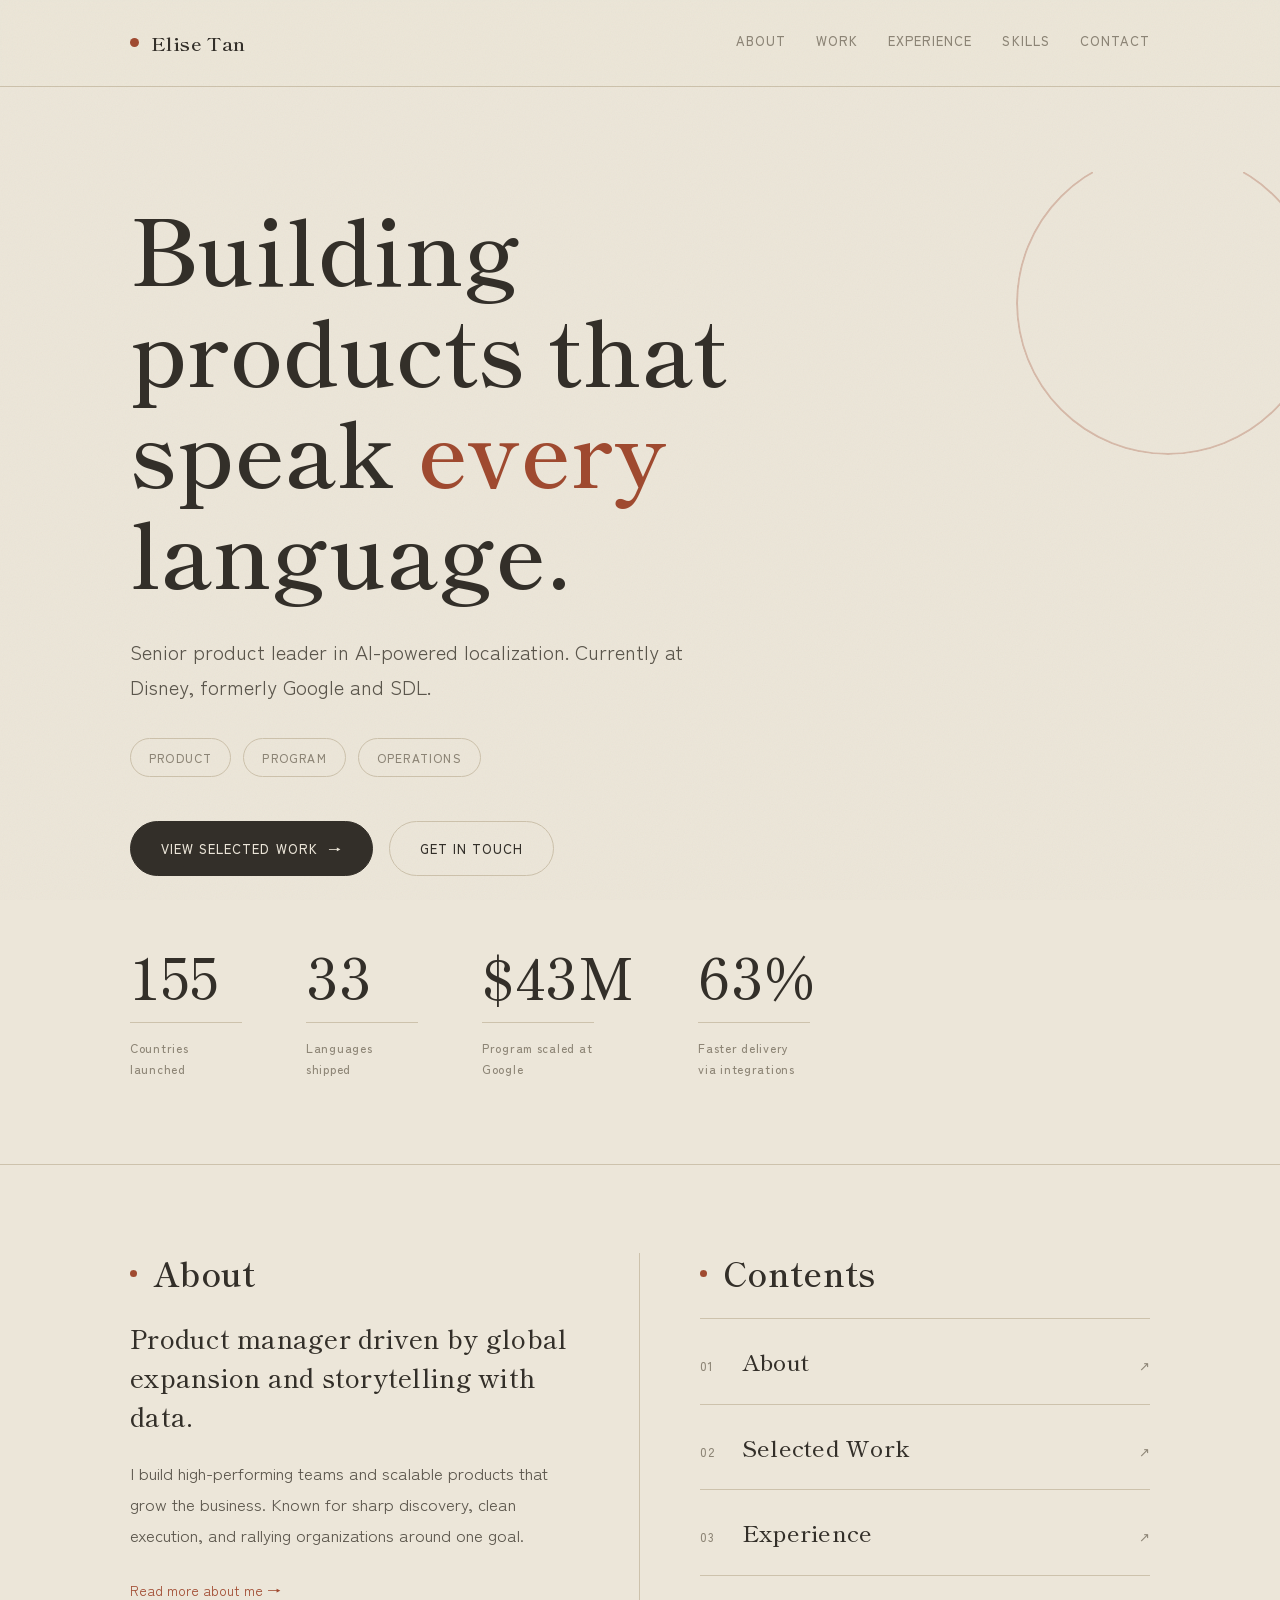
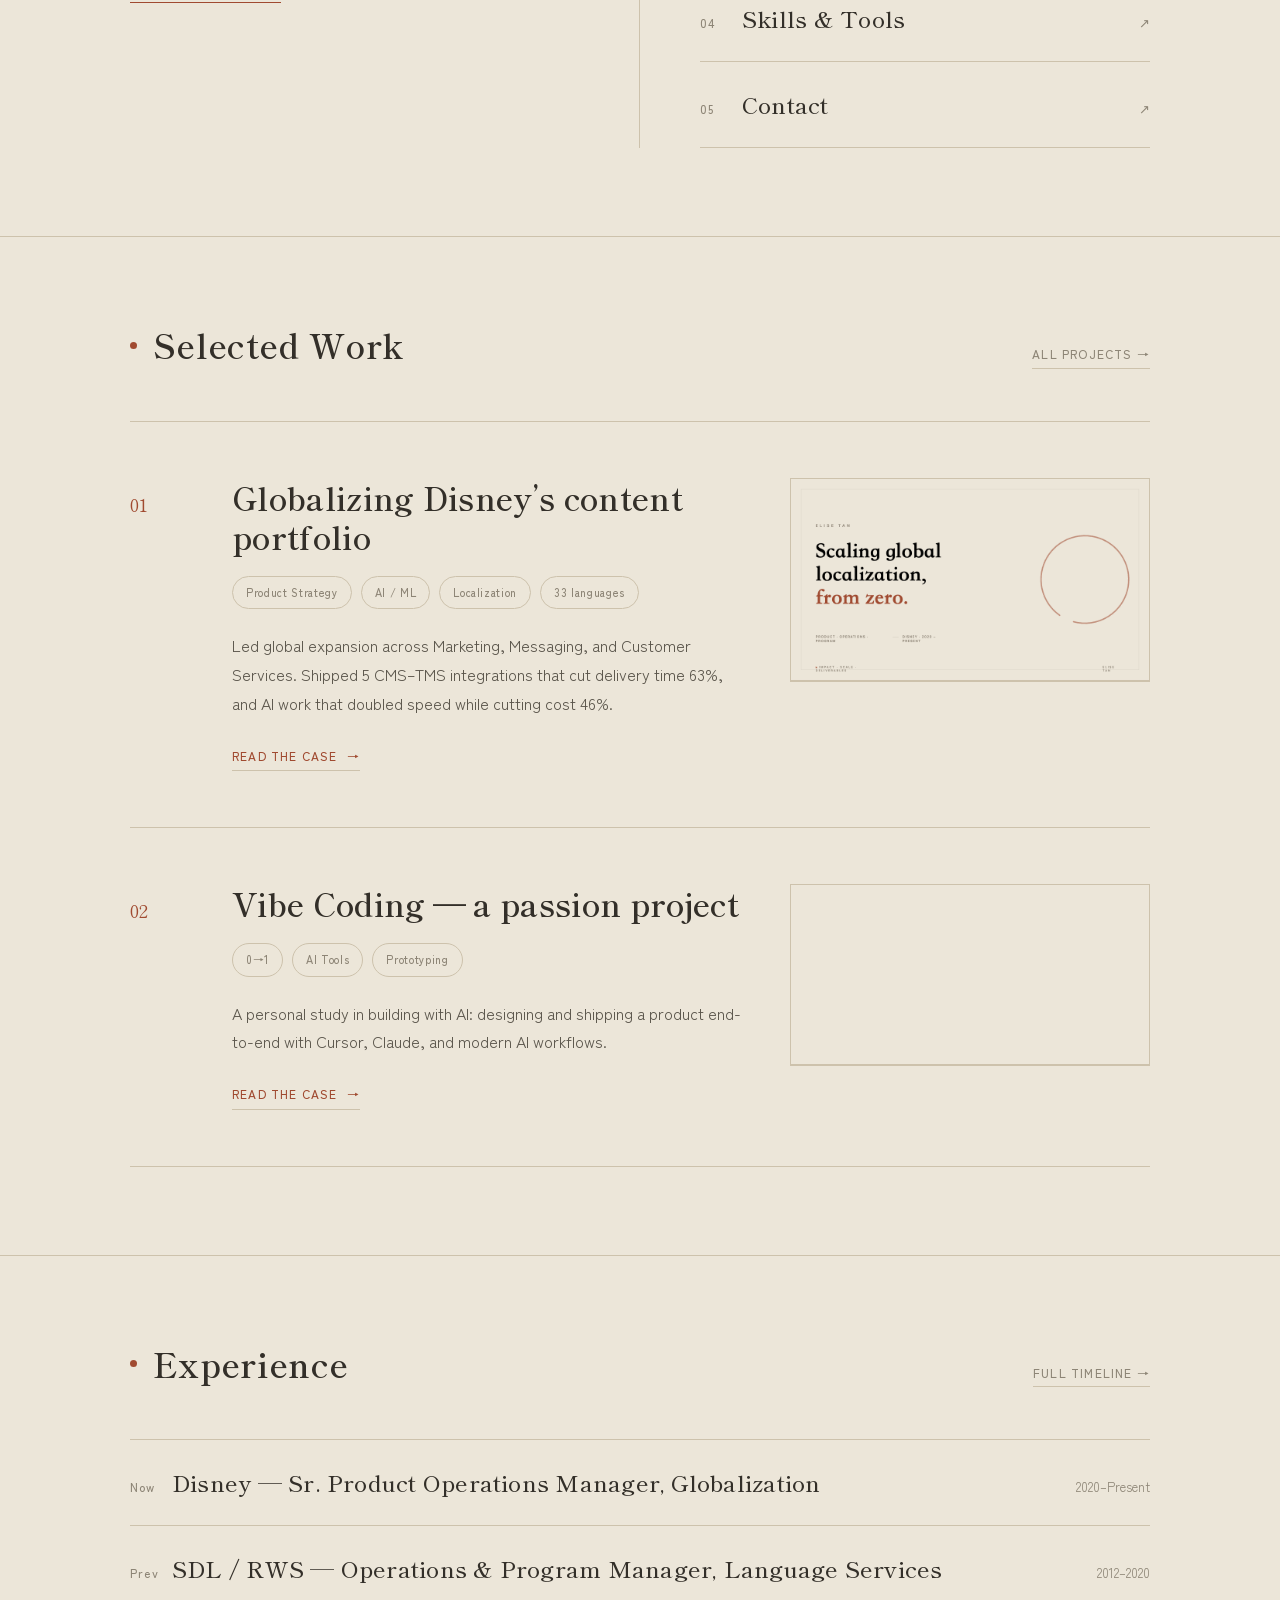
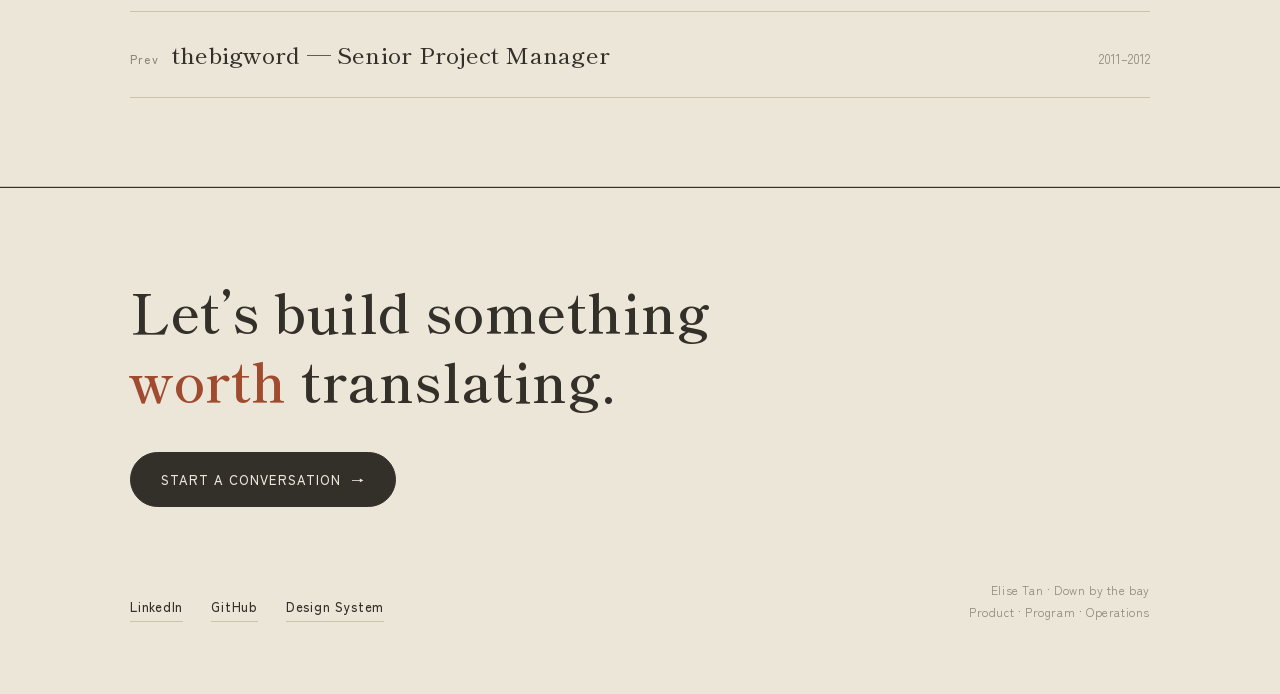
<file: index.html>
<!DOCTYPE html>
<html lang="en">
<head>
<meta charset="UTF-8">
<meta name="viewport" content="width=device-width, initial-scale=1.0">
<title>Elise Tan — Product · Program · Operations</title>
<meta name="description" content="Senior product leader specializing in AI-powered localization. Currently at Disney, formerly Google & SDL.">
<link rel="preconnect" href="https://fonts.googleapis.com">
<link rel="preconnect" href="https://fonts.gstatic.com" crossorigin>
<link href="https://fonts.googleapis.com/css2?family=Shippori+Mincho:wght@400;500;600;700;800&family=Zen+Kaku+Gothic+New:wght@400;500;700&display=swap" rel="stylesheet">
<link rel="stylesheet" href="assets/site.css">
<style>
  .work-thumb{display:block;align-self:start;border:1px solid var(--line);box-shadow:0 1px 0 var(--line);overflow:hidden;transition:box-shadow .4s,transform .4s;}
  .work-thumb img,.work-thumb video{width:100%;display:block;}
  .work-thumb:hover{box-shadow:0 16px 44px -26px rgba(51,47,41,.5);transform:translateY(-3px);}
  @media (max-width:880px){.work-thumb{order:-1;}}
</style>
</head>
<body data-screen-label="Home">
  <header class="nav">
    <div class="nav-inner">
      <a class="mark" href="index.html"><span class="dot"></span>Elise Tan</a>
      <button class="nav-toggle" aria-expanded="false">Menu</button>
      <nav class="links">
        <a href="about.html">About</a>
        <a href="work.html">Work</a>
        <a href="experience.html">Experience</a>
        <a href="skills.html">Skills</a>
        <a href="contact.html">Contact</a>
      </nav>
    </div>
  </header>

  <main>
    <!-- HERO -->
    <section class="hero-section">
      <div class="wrap">
        <h1 class="hero-h1 reveal">Building products that speak <em>every</em> language.</h1>
        <p class="hero-lede reveal" data-delay="80">Senior product leader in AI-powered localization. Currently at Disney, formerly Google and SDL.</p>
        <div class="hero-tags reveal" data-delay="140">
          <span>Product</span><span>Program</span><span>Operations</span>
        </div>
        <div class="hero-cta reveal" data-delay="180">
          <a class="btn solid" href="work.html">View selected work <span class="arr">→</span></a>
          <a class="btn ghost" href="contact.html">Get in touch</a>
        </div>
        <div class="stats reveal" data-delay="240">
          <div class="stat"><div class="n">155</div><div class="t">Countries launched</div></div>
          <div class="stat"><div class="n">33</div><div class="t">Languages shipped</div></div>
          <div class="stat"><div class="n">$43M</div><div class="t">Program scaled at Google</div></div>
          <div class="stat"><div class="n">63%</div><div class="t">Faster delivery via integrations</div></div>
        </div>
      </div>
    </section>

    <!-- ABOUT + CONTENTS -->
    <section class="block">
      <div class="wrap two-col">
        <div class="col divide reveal">
          <div class="sec-head" style="margin-bottom:24px;"><h2>About</h2></div>
          <div class="prose">
            <p class="big">Product manager driven by global expansion and storytelling with data.</p>
            <p>I build high-performing teams and scalable products that grow the business. Known for sharp discovery, clean execution, and rallying organizations around one goal.</p>
            <p><a href="about.html" style="font-family:var(--sans);font-size:14px;color:var(--accent);text-decoration:none;border-bottom:1px solid var(--accent);padding-bottom:2px;">Read more about me →</a></p>
          </div>
        </div>
        <div class="col divide reveal" data-delay="100">
          <div class="sec-head" style="margin-bottom:24px;"><h2>Contents</h2></div>
          <ul class="toc">
            <li><a href="about.html"><span class="num">01</span><span class="nm">About</span><span class="pg">↗</span></a></li>
            <li><a href="work.html"><span class="num">02</span><span class="nm">Selected Work</span><span class="pg">↗</span></a></li>
            <li><a href="experience.html"><span class="num">03</span><span class="nm">Experience</span><span class="pg">↗</span></a></li>
            <li><a href="skills.html"><span class="num">04</span><span class="nm">Skills &amp; Tools</span><span class="pg">↗</span></a></li>
            <li><a href="contact.html"><span class="num">05</span><span class="nm">Contact</span><span class="pg">↗</span></a></li>
          </ul>
        </div>
      </div>
    </section>

    <!-- SELECTED WORK -->
    <section class="block">
      <div class="wrap">
        <div class="sec-head reveal"><h2>Selected Work</h2><a class="link" href="work.html">All projects →</a></div>
        <article class="piece reveal">
          <div class="pn">01</div>
          <div>
            <h3><a href="work-disney.html">Globalizing Disney’s content portfolio</a></h3>
            <div class="tags"><span class="tag">Product Strategy</span><span class="tag">AI / ML</span><span class="tag">Localization</span><span class="tag">33 languages</span></div>
            <p>Led global expansion across Marketing, Messaging, and Customer Services. Shipped 5 CMS–TMS integrations that cut delivery time 63%, and AI work that doubled speed while cutting cost 46%.</p>
            <a class="more" href="work-disney.html">Read the case <span class="arr">→</span></a>
          </div>
          <a href="work-disney.html" class="work-thumb" aria-label="Globalizing Disney’s content portfolio"><img src="assets/work-disney-hero.png" alt="Impact deck cover — Scaling global localization, from zero."></a>
        </article>
        <article class="piece reveal">
          <div class="pn">02</div>
          <div>
            <h3><a href="work-vibe.html">Vibe Coding — a passion project</a></h3>
            <div class="tags"><span class="tag">0→1</span><span class="tag">AI Tools</span><span class="tag">Prototyping</span></div>
            <p>A personal study in building with AI: designing and shipping a product end-to-end with Cursor, Claude, and modern AI workflows.</p>
            <a class="more" href="work-vibe.html">Read the case <span class="arr">→</span></a>
          </div>
          <a href="work-vibe.html" class="work-thumb" aria-label="Vibe Coding — a passion project"><video src="assets/vibe-dragon-legacy.mp4" autoplay muted loop playsinline preload="metadata" aria-label="Dragon Legacy gameplay — a pixel-art platformer"></video></a>
        </article>
      </div>
    </section>

    <!-- EXPERIENCE PEEK -->
    <section class="block">
      <div class="wrap">
        <div class="sec-head reveal"><h2>Experience</h2><a class="link" href="experience.html">Full timeline →</a></div>
        <div class="reveal">
          <ul class="toc">
            <li><a href="experience.html"><span class="num">Now</span><span class="nm">Disney — Sr. Product Operations Manager, Globalization</span><span class="pg">2020–Present</span></a></li>
            <li><a href="experience.html"><span class="num">Prev</span><span class="nm">SDL / RWS — Operations &amp; Program Manager, Language Services</span><span class="pg">2012–2020</span></a></li>
            <li><a href="experience.html"><span class="num">Prev</span><span class="nm">thebigword — Senior Project Manager</span><span class="pg">2011–2012</span></a></li>
          </ul>
        </div>
      </div>
    </section>
  </main>

  <footer class="site-footer">
    <div class="wrap">
      <div class="cta reveal">
        <h2>Let’s build something<br><em>worth</em> translating.</h2>
        <a class="btn solid" href="contact.html">Start a conversation <span class="arr">→</span></a>
      </div>
      <div class="ft-bottom">
        <div class="ft-links">
          <a href="https://www.linkedin.com/in/elisetan" target="_blank" rel="noopener">LinkedIn</a>
          <a href="https://github.com/etantechpm" target="_blank" rel="noopener">GitHub</a>
          <a href="design-system.html">Design System</a>
        </div>
        <div class="colophon">Elise Tan · Down by the bay<br>Product · Program · Operations</div>
      </div>
    </div>
  </footer>

  <script src="assets/site.js"></script>
</body>
</html>
</file>
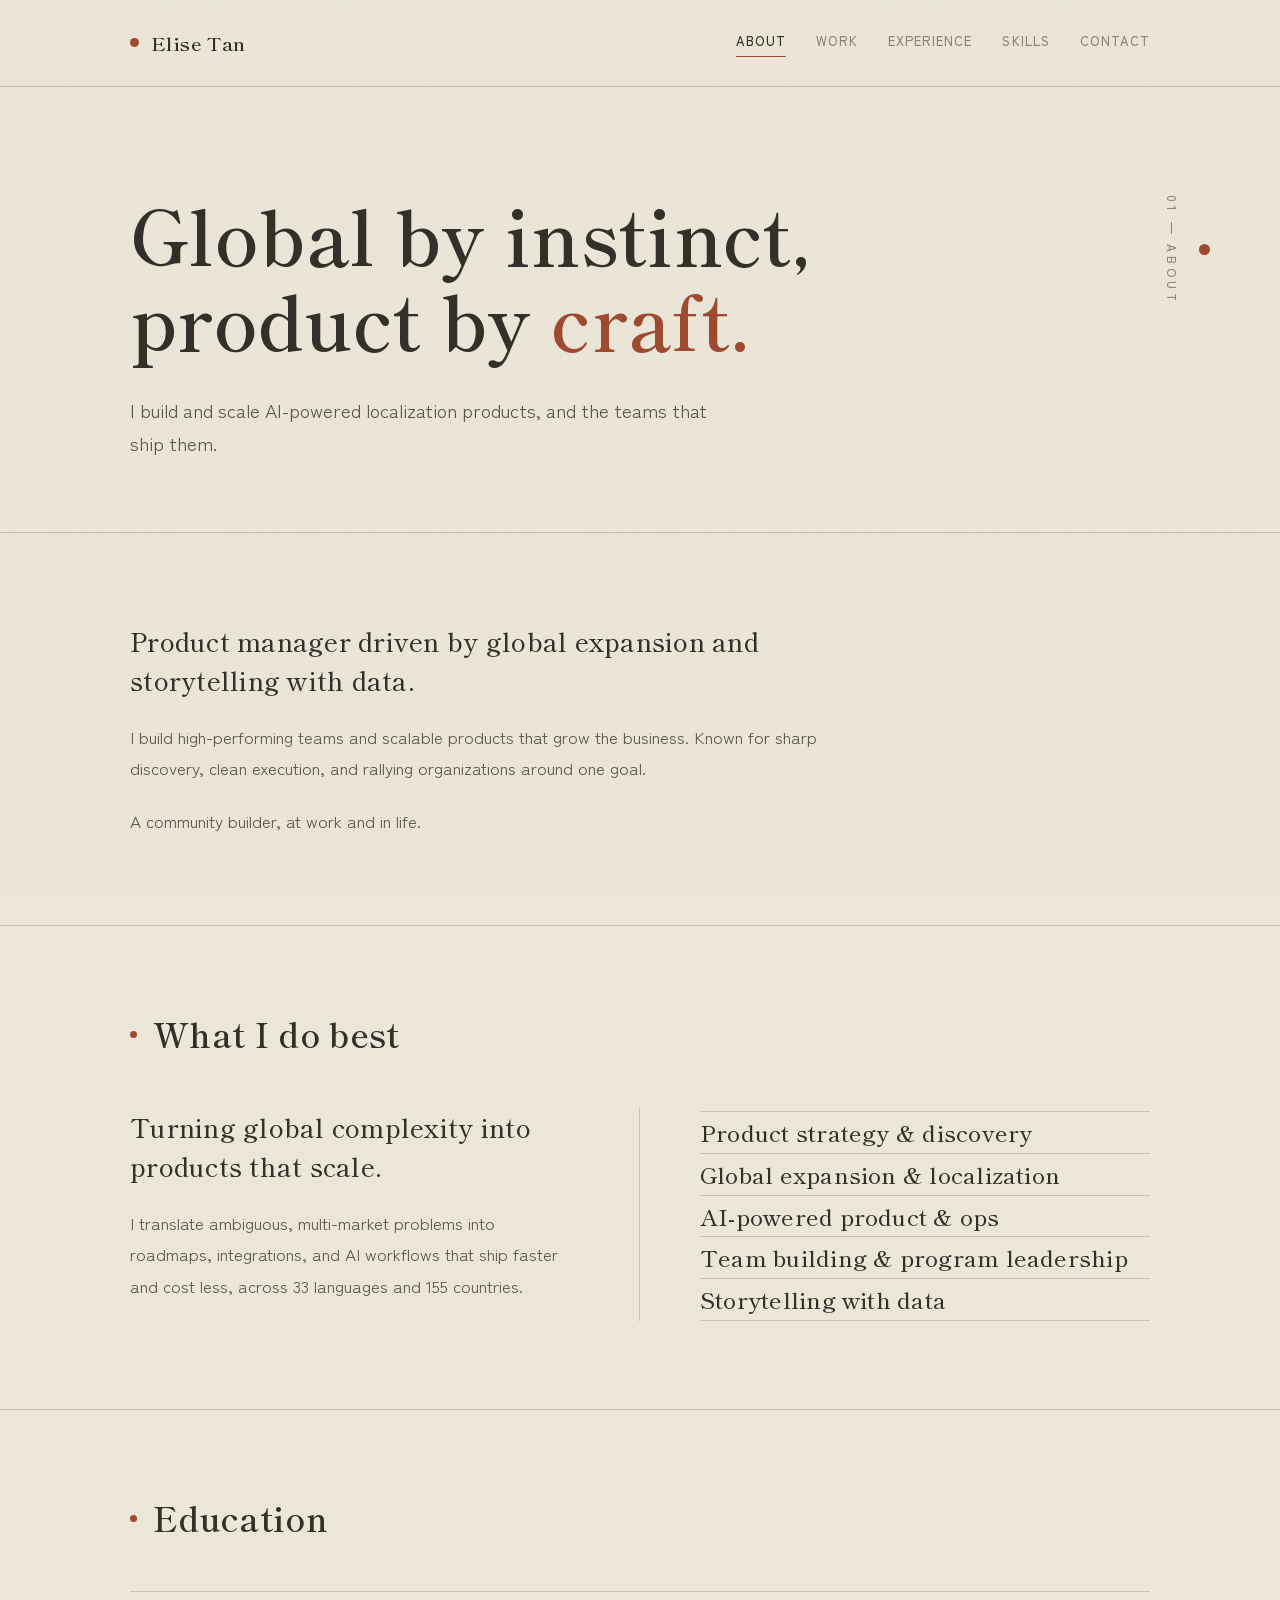
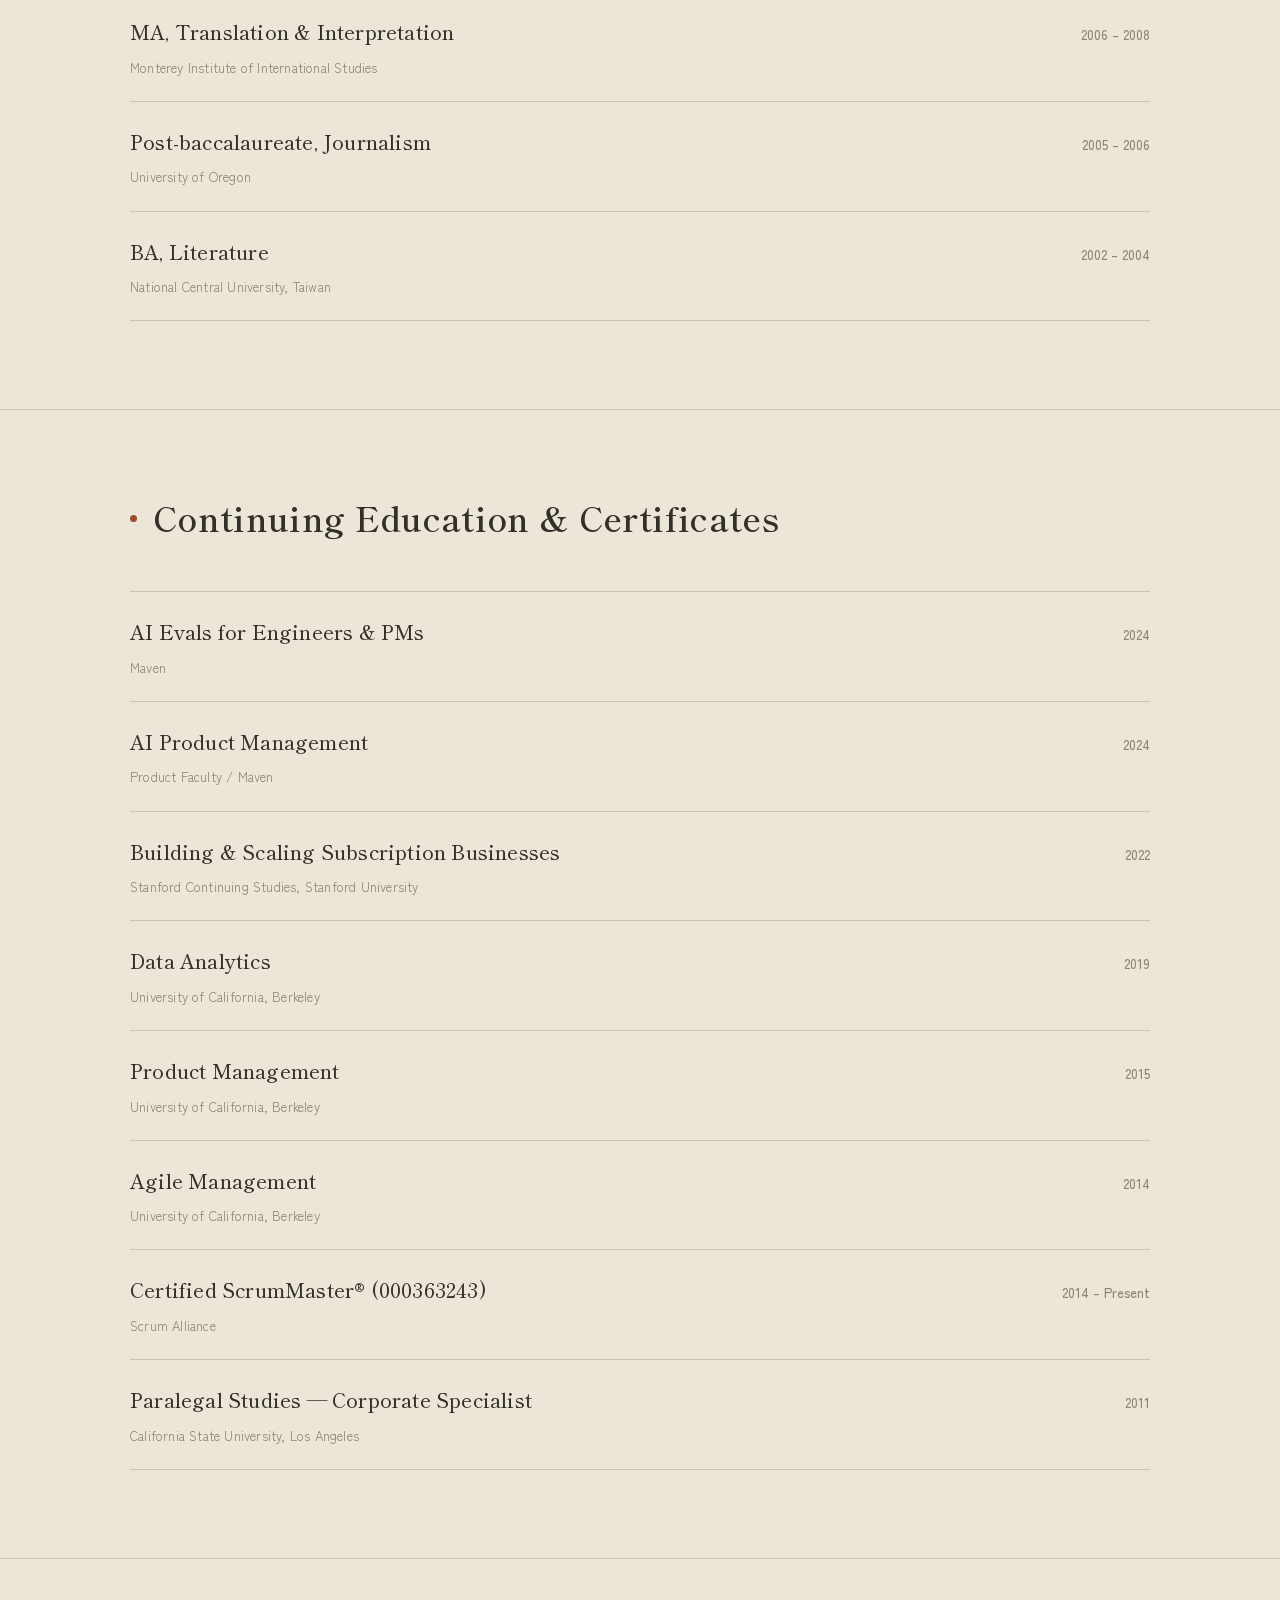
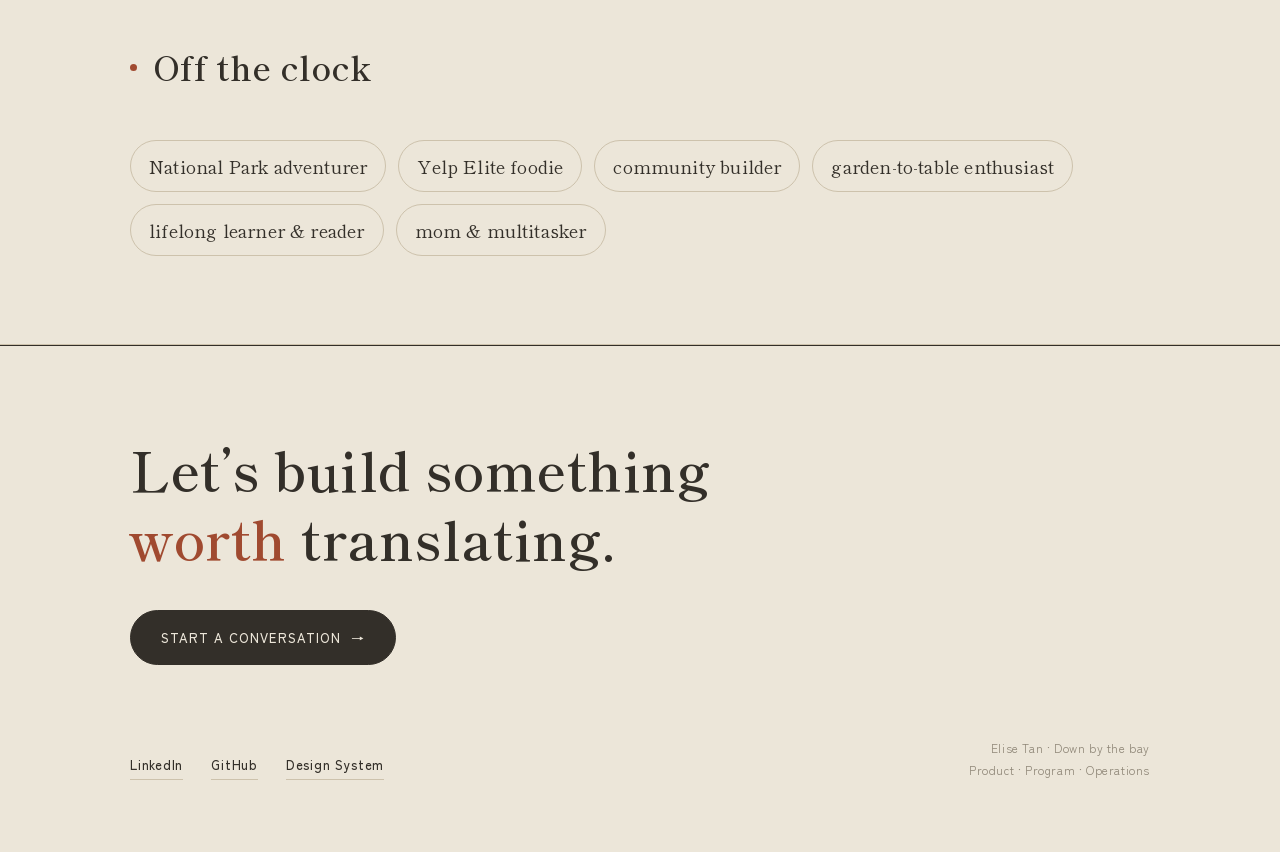
<file: about.html>
<!DOCTYPE html>
<html lang="en">
<head>
<meta charset="UTF-8">
<meta name="viewport" content="width=device-width, initial-scale=1.0">
<title>About — Elise Tan</title>
<meta name="description" content="About Elise Tan — product leader, localization & global expansion, storytelling with data.">
<link rel="preconnect" href="https://fonts.googleapis.com">
<link rel="preconnect" href="https://fonts.gstatic.com" crossorigin>
<link href="https://fonts.googleapis.com/css2?family=Shippori+Mincho:wght@400;500;600;700;800&family=Zen+Kaku+Gothic+New:wght@400;500;700&display=swap" rel="stylesheet">
<link rel="stylesheet" href="assets/site.css">
</head>
<body data-screen-label="About">
  <header class="nav">
    <div class="nav-inner">
      <a class="mark" href="index.html"><span class="dot"></span>Elise Tan</a>
      <button class="nav-toggle" aria-expanded="false">Menu</button>
      <nav class="links">
        <a href="about.html" class="active">About</a>
        <a href="work.html">Work</a>
        <a href="experience.html">Experience</a>
        <a href="skills.html">Skills</a>
        <a href="contact.html">Contact</a>
      </nav>
    </div>
  </header>

  <main>
    <section class="page-head">
      <div class="wrap">
        <div class="kicker reveal"><span class="dot"></span><span class="label">01 — About</span></div>
        <h1 class="reveal" data-delay="60">Global by instinct,<br>product by <em>craft.</em></h1>
        <p class="lede reveal" data-delay="120">I build and scale AI-powered localization products, and the teams that ship them.</p>
      </div>
    </section>

    <!-- BIO -->
    <section class="block">
      <div class="wrap">
        <div class="reveal">
          <div class="prose" style="max-width:760px;">
            <p class="big">Product manager driven by global expansion and storytelling with data.</p>
            <p>I build high-performing teams and scalable products that grow the business. Known for sharp discovery, clean execution, and rallying organizations around one goal.</p>
            <p>A community builder, at work and in life.</p>
          </div>
        </div>
      </div>
    </section>

    <!-- WHAT I DO -->
    <section class="block">
      <div class="wrap">
        <div class="sec-head reveal"><h2>What I do best</h2></div>
        <div class="two-col reveal">
          <div class="col divide">
            <div class="prose">
              <p class="big">Turning global complexity into products that scale.</p>
              <p>I translate ambiguous, multi-market problems into roadmaps, integrations, and AI workflows that ship faster and cost less, across 33 languages and 155 countries.</p>
            </div>
          </div>
          <div class="col divide">
            <ul class="toc" style="margin-top:4px;">
              <li><span class="nm">Product strategy &amp; discovery</span></li>
              <li><span class="nm">Global expansion &amp; localization</span></li>
              <li><span class="nm">AI-powered product &amp; ops</span></li>
              <li><span class="nm">Team building &amp; program leadership</span></li>
              <li><span class="nm">Storytelling with data</span></li>
            </ul>
          </div>
        </div>
      </div>
    </section>

    <!-- EDUCATION -->
    <section class="block">
      <div class="wrap">
        <div class="sec-head reveal"><h2>Education</h2></div>
        <ul class="list-rows reveal">
          <li><span class="d">MA, Translation &amp; Interpretation<span class="sub">Monterey Institute of International Studies</span></span><span class="yr">2006 – 2008</span></li>
          <li><span class="d">Post-baccalaureate, Journalism<span class="sub">University of Oregon</span></span><span class="yr">2005 – 2006</span></li>
          <li><span class="d">BA, Literature<span class="sub">National Central University, Taiwan</span></span><span class="yr">2002 – 2004</span></li>
        </ul>
      </div>
    </section>

    <!-- CONTINUING EDUCATION -->
    <section class="block">
      <div class="wrap">
        <div class="sec-head reveal"><h2>Continuing Education &amp; Certificates</h2></div>
        <ul class="list-rows reveal">
          <li><span class="d">AI Evals for Engineers &amp; PMs<span class="sub">Maven</span></span><span class="yr">2024</span></li>
          <li><span class="d">AI Product Management<span class="sub">Product Faculty / Maven</span></span><span class="yr">2024</span></li>
          <li><span class="d">Building &amp; Scaling Subscription Businesses<span class="sub">Stanford Continuing Studies, Stanford University</span></span><span class="yr">2022</span></li>
          <li><span class="d">Data Analytics<span class="sub">University of California, Berkeley</span></span><span class="yr">2019</span></li>
          <li><span class="d">Product Management<span class="sub">University of California, Berkeley</span></span><span class="yr">2015</span></li>
          <li><span class="d">Agile Management<span class="sub">University of California, Berkeley</span></span><span class="yr">2014</span></li>
          <li><span class="d">Certified ScrumMaster® (000363243)<span class="sub">Scrum Alliance</span></span><span class="yr">2014 – Present</span></li>
          <li><span class="d">Paralegal Studies — Corporate Specialist<span class="sub">California State University, Los Angeles</span></span><span class="yr">2011</span></li>
        </ul>
      </div>
    </section>

    <!-- FUN FACTS -->
    <section class="block">
      <div class="wrap">
        <div class="sec-head reveal"><h2>Off the clock</h2></div>
        <div class="facts reveal">
          <span>National Park adventurer</span>
          <span>Yelp Elite foodie</span>
          <span>community builder</span>
          <span>garden-to-table enthusiast</span>
          <span>lifelong learner &amp; reader</span>
          <span>mom &amp; multitasker</span>
        </div>
      </div>
    </section>
  </main>

  <footer class="site-footer">
    <div class="wrap">
      <div class="cta reveal">
        <h2>Let’s build something<br><em>worth</em> translating.</h2>
        <a class="btn solid" href="contact.html">Start a conversation <span class="arr">→</span></a>
      </div>
      <div class="ft-bottom">
        <div class="ft-links">
          <a href="https://www.linkedin.com/in/elisetan" target="_blank" rel="noopener">LinkedIn</a>
          <a href="https://github.com/etantechpm" target="_blank" rel="noopener">GitHub</a>
          <a href="design-system.html">Design System</a>
        </div>
        <div class="colophon">Elise Tan · Down by the bay<br>Product · Program · Operations</div>
      </div>
    </div>
  </footer>

  <script src="assets/site.js"></script>
</body>
</html>
</file>
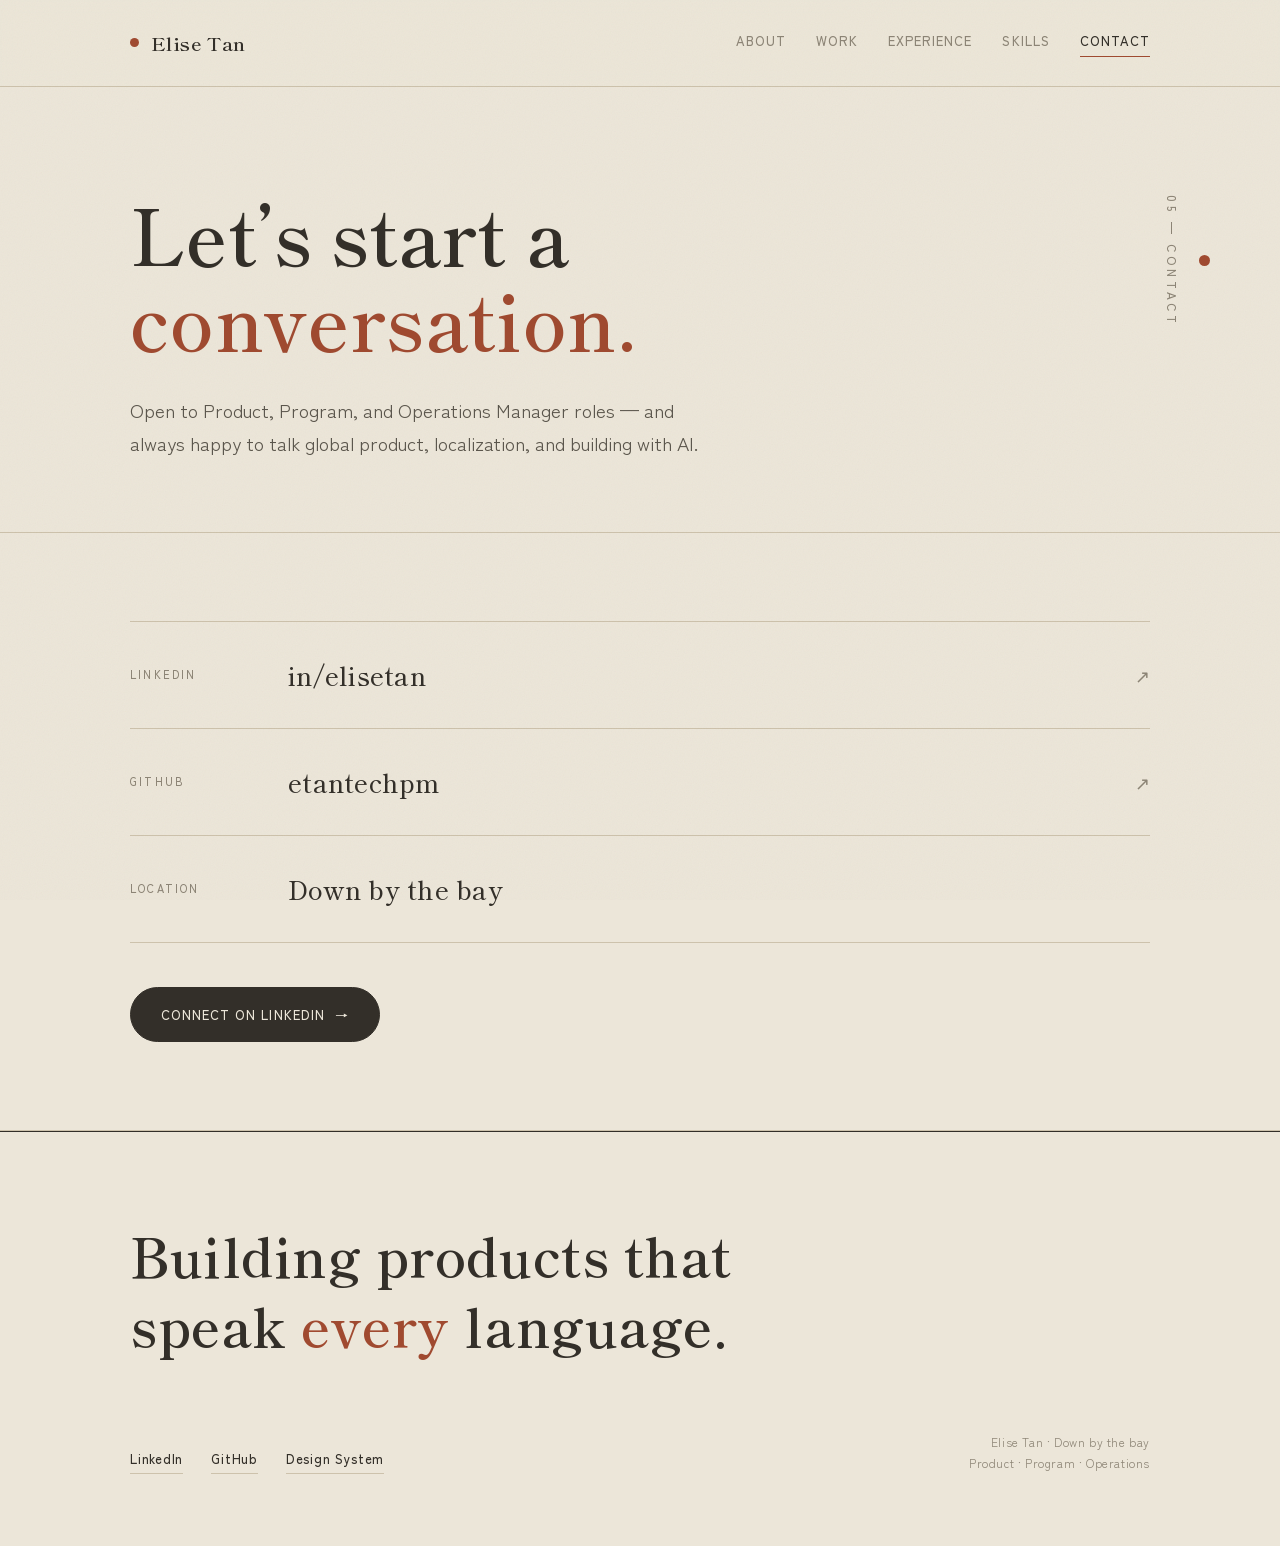
<file: contact.html>
<!DOCTYPE html>
<html lang="en">
<head>
<meta charset="UTF-8">
<meta name="viewport" content="width=device-width, initial-scale=1.0">
<title>Contact — Elise Tan</title>
<meta name="description" content="Get in touch with Elise Tan — email, LinkedIn, GitHub.">
<link rel="preconnect" href="https://fonts.googleapis.com">
<link rel="preconnect" href="https://fonts.gstatic.com" crossorigin>
<link href="https://fonts.googleapis.com/css2?family=Shippori+Mincho:wght@400;500;600;700;800&family=Zen+Kaku+Gothic+New:wght@400;500;700&display=swap" rel="stylesheet">
<link rel="stylesheet" href="assets/site.css">
</head>
<body data-screen-label="Contact">
  <header class="nav">
    <div class="nav-inner">
      <a class="mark" href="index.html"><span class="dot"></span>Elise Tan</a>
      <button class="nav-toggle" aria-expanded="false">Menu</button>
      <nav class="links">
        <a href="about.html">About</a>
        <a href="work.html">Work</a>
        <a href="experience.html">Experience</a>
        <a href="skills.html">Skills</a>
        <a href="contact.html" class="active">Contact</a>
      </nav>
    </div>
  </header>

  <main>
    <section class="page-head">
      <div class="wrap">
        <div class="kicker reveal"><span class="dot"></span><span class="label">05 — Contact</span></div>
        <h1 class="reveal" data-delay="60">Let’s start a <em>conversation.</em></h1>
        <p class="lede reveal" data-delay="120">Open to Product, Program, and Operations Manager roles — and always happy to talk global product, localization, and building with AI.</p>
      </div>
    </section>

    <section class="block">
      <div class="wrap">
        <div class="contact-grid reveal">
          <a class="contact-row" href="https://www.linkedin.com/in/elisetan" target="_blank" rel="noopener">
            <span class="k">LinkedIn</span><span class="v">in/elisetan</span><span class="arr">↗</span>
          </a>
          <a class="contact-row" href="https://github.com/etantechpm" target="_blank" rel="noopener">
            <span class="k">GitHub</span><span class="v">etantechpm</span><span class="arr">↗</span>
          </a>
          <div class="contact-row" style="cursor:default;">
            <span class="k">Location</span><span class="v">Down by the bay</span><span class="arr" style="opacity:0;">↗</span>
          </div>
        </div>

        <div class="reveal" style="display:flex;gap:14px;margin-top:44px;flex-wrap:wrap;">
          <a class="btn solid" href="https://www.linkedin.com/in/elisetan" target="_blank" rel="noopener">Connect on LinkedIn <span class="arr">→</span></a>
        </div>
      </div>
    </section>
  </main>

  <footer class="site-footer">
    <div class="wrap">
      <div class="cta reveal">
        <h2>Building products that<br>speak <em>every</em> language.</h2>
      </div>
      <div class="ft-bottom">
        <div class="ft-links">
          <a href="https://www.linkedin.com/in/elisetan" target="_blank" rel="noopener">LinkedIn</a>
          <a href="https://github.com/etantechpm" target="_blank" rel="noopener">GitHub</a>
          <a href="design-system.html">Design System</a>
        </div>
        <div class="colophon">Elise Tan · Down by the bay<br>Product · Program · Operations</div>
      </div>
    </div>
  </footer>

  <script src="assets/site.js"></script>
</body>
</html>
</file>
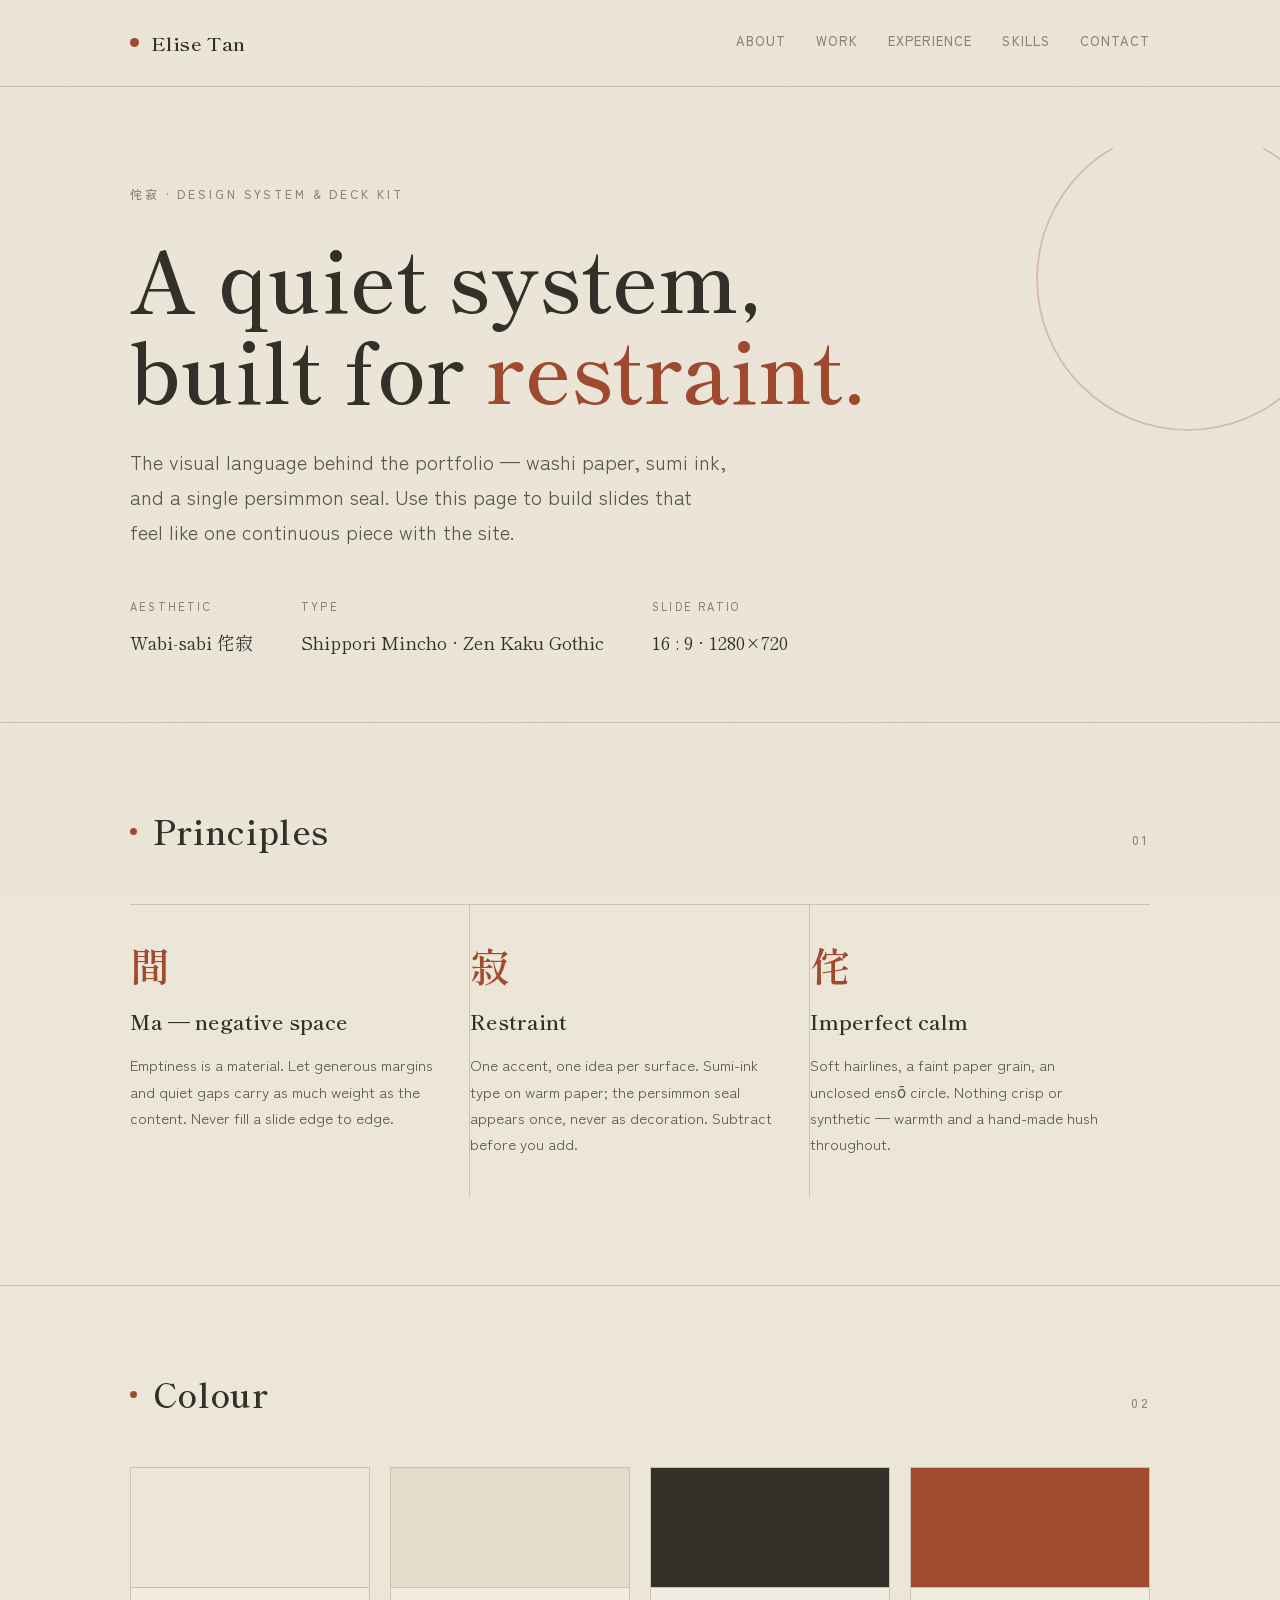
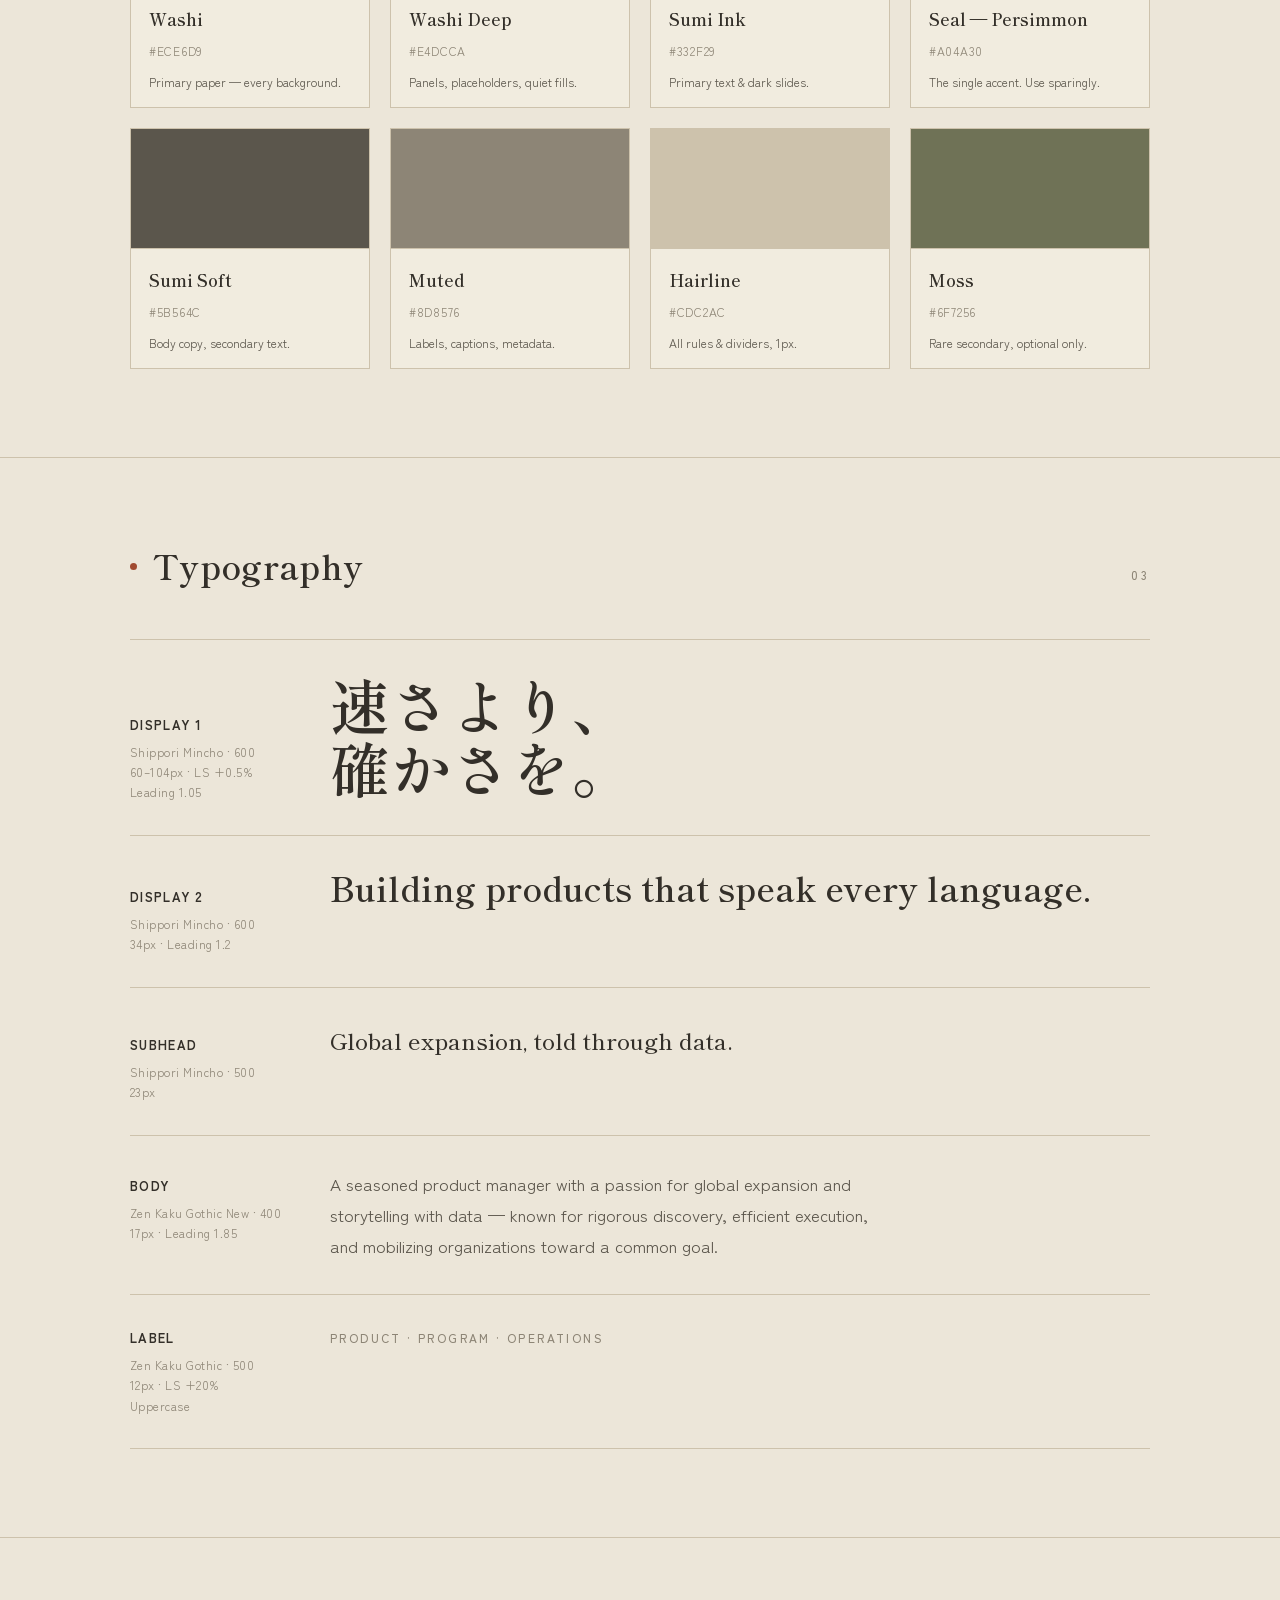
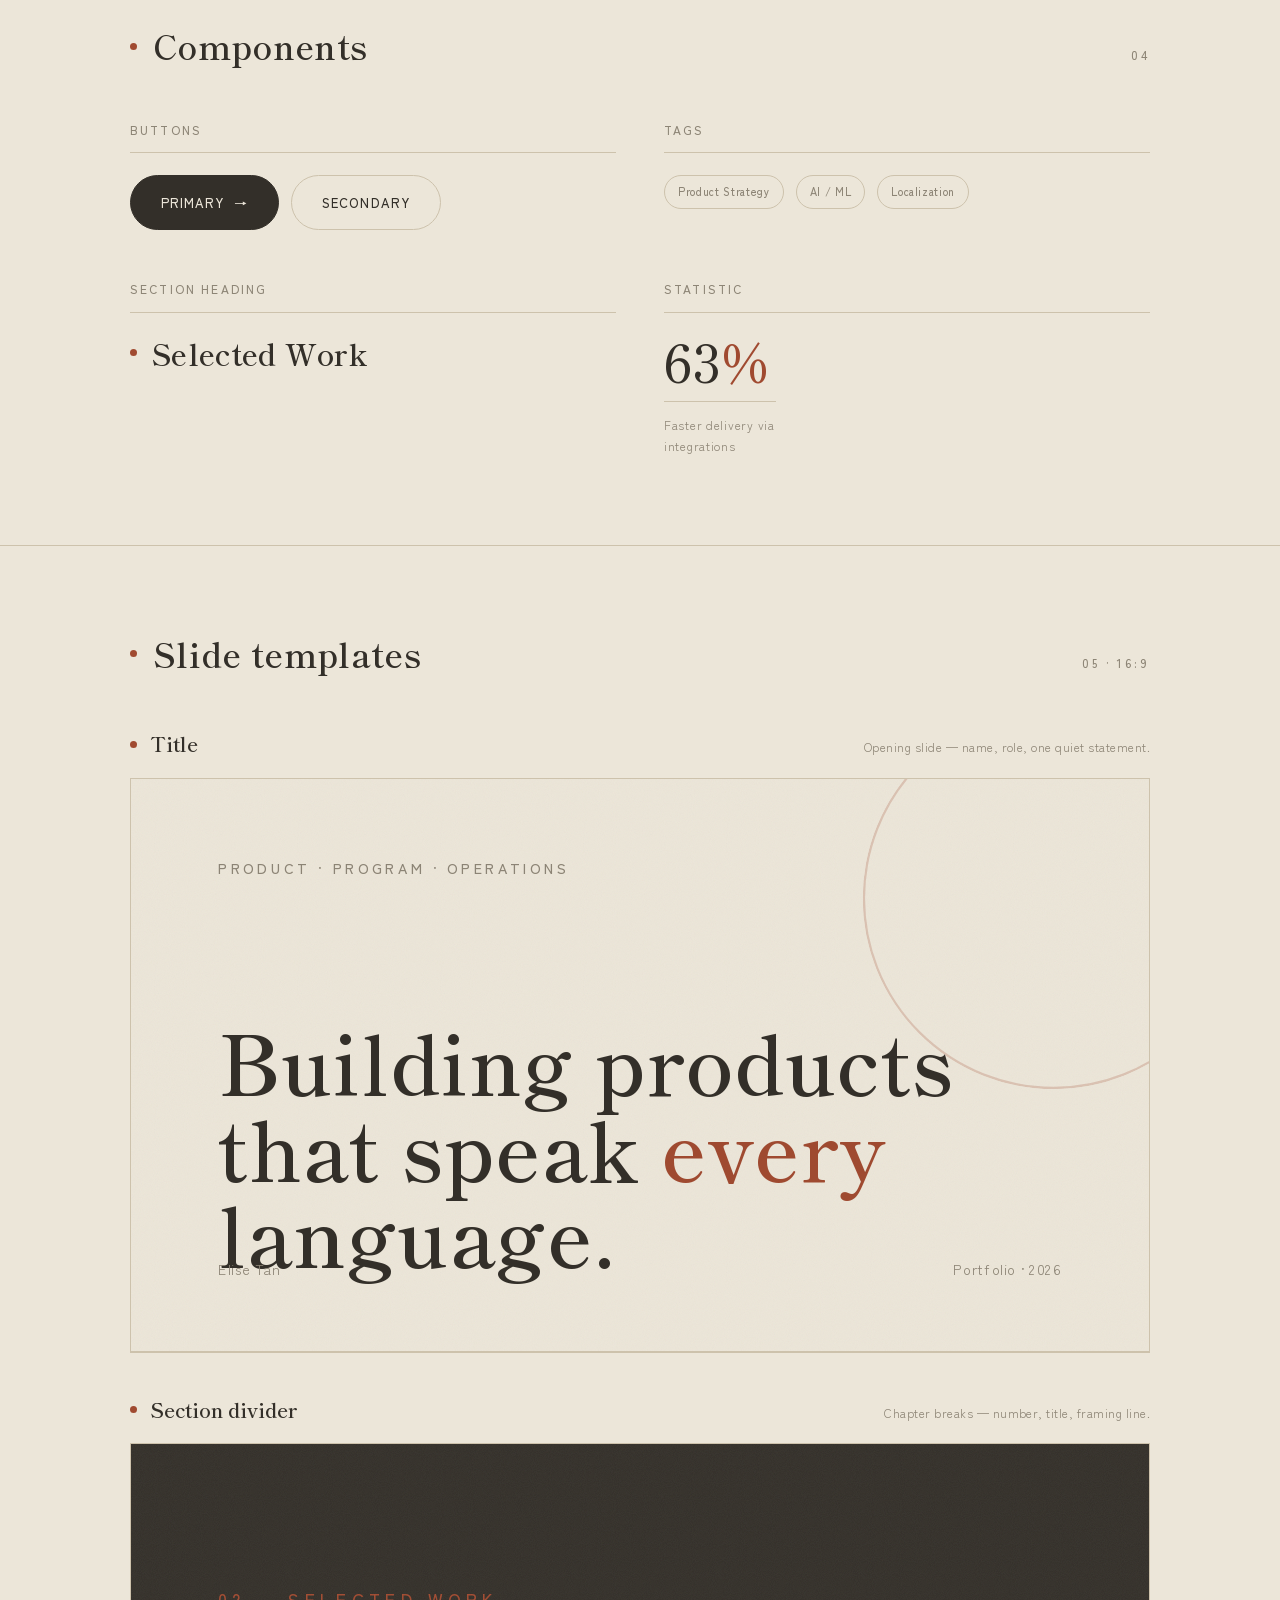
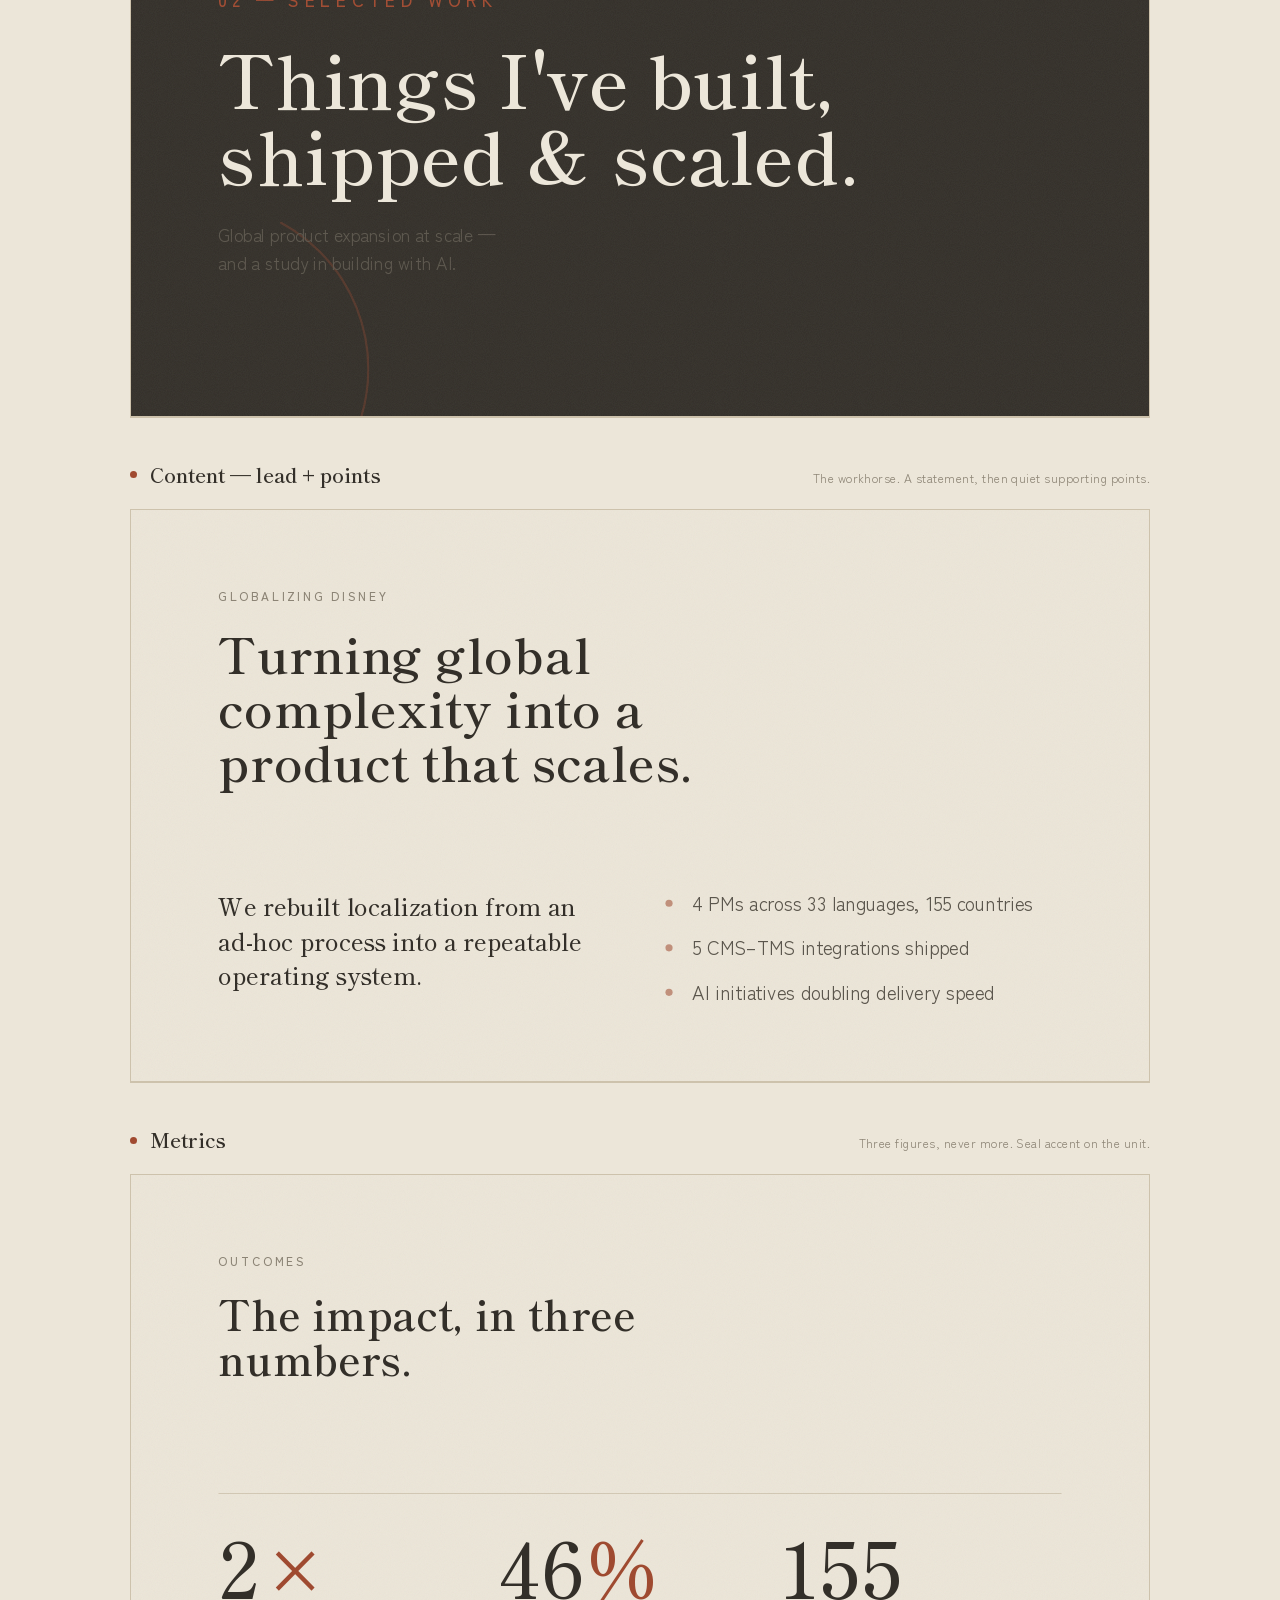
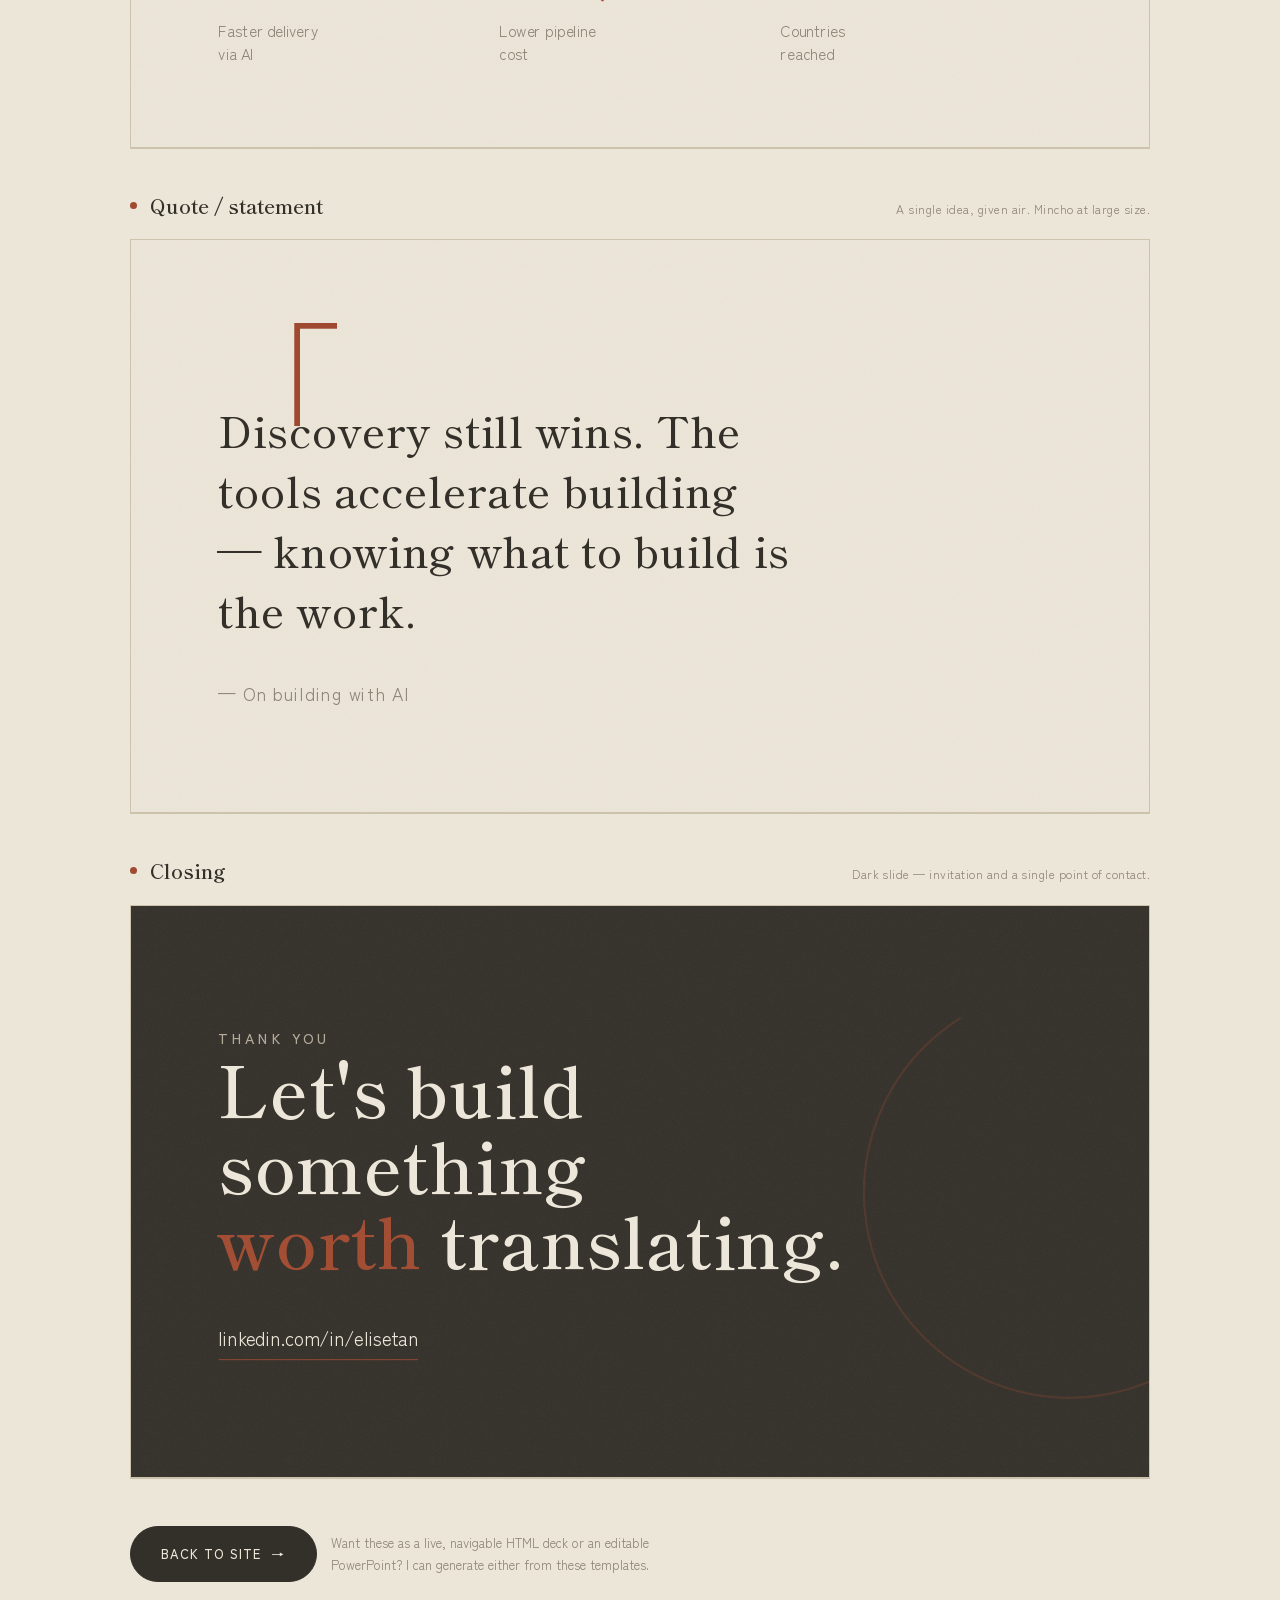
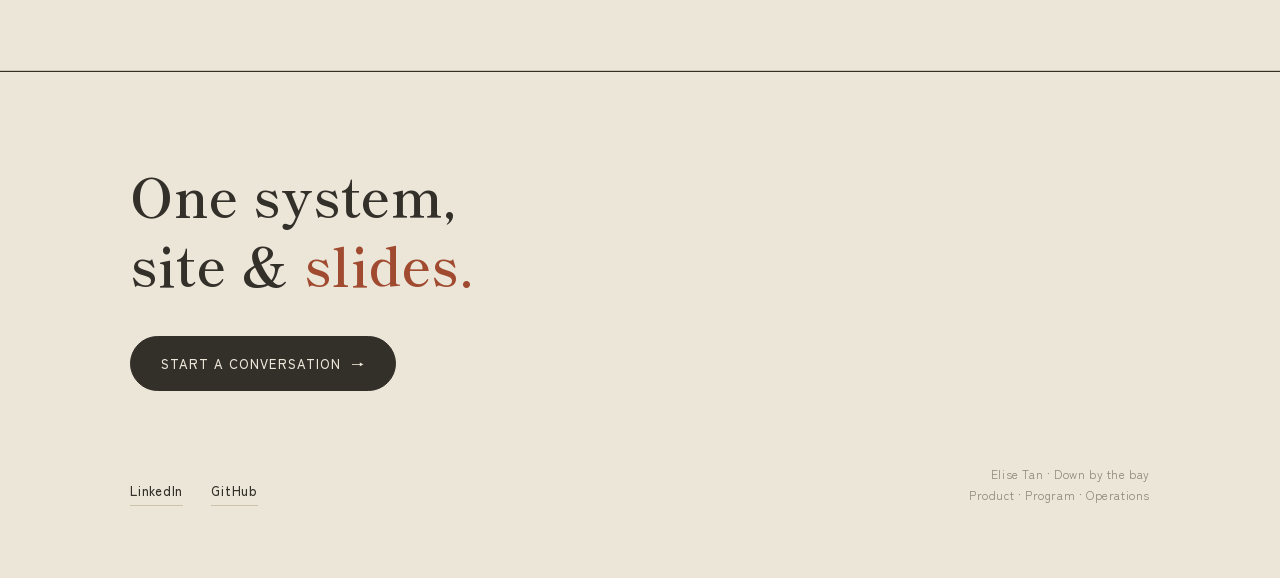
<file: design-system.html>
<!DOCTYPE html>
<html lang="en">
<head>
<meta charset="UTF-8">
<meta name="viewport" content="width=device-width, initial-scale=1.0">
<title>Design System &amp; Deck Kit — Elise Tan</title>
<meta name="description" content="The wabi-sabi visual system behind the portfolio — and matching 16:9 slide templates.">
<link rel="preconnect" href="https://fonts.googleapis.com">
<link rel="preconnect" href="https://fonts.gstatic.com" crossorigin>
<link href="https://fonts.googleapis.com/css2?family=Shippori+Mincho:wght@400;500;600;700;800&family=Zen+Kaku+Gothic+New:wght@400;500;700&display=swap" rel="stylesheet">
<link rel="stylesheet" href="assets/site.css">
<style>
  /* ---------- doc shell ---------- */
  .ds-intro{padding:96px 0 64px;border-bottom:1px solid var(--line);position:relative;overflow:hidden;}
  .ds-intro::after{content:"";position:absolute;top:40px;right:-60px;width:300px;height:300px;border:2px solid var(--seal);border-radius:50%;opacity:.26;-webkit-mask:conic-gradient(from 30deg,#000 0 300deg,transparent 300deg);mask:conic-gradient(from 30deg,#000 0 300deg,transparent 300deg);}
  .ds-intro .wrap{position:relative;z-index:1;}
  .ds-intro h1{font-family:var(--mincho);font-size:clamp(44px,7vw,84px);line-height:1.08;font-weight:600;letter-spacing:0.005em;max-width:16ch;margin-bottom:30px;}
  .ds-intro h1 em{color:var(--seal);}
  .ds-intro .lede{max-width:600px;font-size:20px;line-height:1.75;color:var(--sumi-soft);}
  .ds-meta{display:flex;gap:48px;flex-wrap:wrap;margin-top:48px;}
  .ds-meta .m .k{font-family:var(--gothic);font-size:11px;font-weight:500;letter-spacing:0.2em;text-transform:uppercase;color:var(--muted);margin-bottom:10px;}
  .ds-meta .m .v{font-family:var(--mincho);font-size:18px;}

  .ds-num{font-family:var(--gothic);font-size:12px;font-weight:500;letter-spacing:0.24em;text-transform:uppercase;color:var(--muted);}

  /* principles */
  .principles{display:grid;grid-template-columns:repeat(3,1fr);gap:0;border-top:1px solid var(--line);}
  .principle{padding:40px 36px 40px 0;border-right:1px solid var(--line);}
  .principle:last-child{border-right:0;}
  .principle .jp{font-family:var(--mincho);font-size:40px;font-weight:600;color:var(--seal);line-height:1;}
  .principle .en{font-family:var(--mincho);font-size:21px;font-weight:600;margin-top:18px;}
  .principle p{font-size:15px;line-height:1.75;color:var(--sumi-soft);margin-top:12px;}

  /* color */
  .swatches{display:grid;grid-template-columns:repeat(4,1fr);gap:20px;}
  .sw{border:1px solid var(--line);background:var(--card);}
  .sw .chip{height:120px;border-bottom:1px solid var(--line);}
  .sw .meta{padding:16px 18px;}
  .sw .nm{font-family:var(--mincho);font-size:17px;font-weight:600;}
  .sw .hex{font-family:var(--gothic);font-size:12px;letter-spacing:0.06em;color:var(--muted);margin-top:6px;text-transform:uppercase;}
  .sw .role{font-family:var(--gothic);font-size:12px;color:var(--sumi-soft);margin-top:10px;line-height:1.6;}

  /* type specimens */
  .type-row{display:grid;grid-template-columns:160px 1fr;gap:40px;padding:32px 0;border-top:1px solid var(--line);align-items:baseline;}
  .type-row:last-child{border-bottom:1px solid var(--line);}
  .type-row .spec{font-family:var(--gothic);font-size:12px;line-height:1.7;color:var(--muted);letter-spacing:0.04em;}
  .type-row .spec b{display:block;color:var(--sumi);font-weight:700;font-size:13px;letter-spacing:0.1em;text-transform:uppercase;margin-bottom:6px;}
  .sample-d1{font-family:var(--mincho);font-size:60px;font-weight:600;letter-spacing:0.005em;line-height:1.05;}
  .sample-d2{font-family:var(--mincho);font-size:34px;font-weight:600;line-height:1.2;}
  .sample-d3{font-family:var(--mincho);font-size:23px;font-weight:500;}
  .sample-body{font-family:var(--gothic);font-size:17px;font-weight:400;line-height:1.85;color:var(--sumi-soft);max-width:60ch;}
  .sample-label{font-family:var(--gothic);font-size:12px;font-weight:500;letter-spacing:0.2em;text-transform:uppercase;color:var(--muted);}

  /* component shelf */
  .shelf{display:grid;grid-template-columns:repeat(2,1fr);gap:48px;}
  .shelf .cell .ttl{font-family:var(--gothic);font-size:12px;font-weight:500;letter-spacing:0.18em;text-transform:uppercase;color:var(--muted);margin-bottom:22px;padding-bottom:12px;border-bottom:1px solid var(--line);}
  .shelf .demo{display:flex;flex-wrap:wrap;gap:12px;align-items:center;}

  /* ---------- slide deck kit ---------- */
  .deck-kit{display:flex;flex-direction:column;gap:40px;}
  .slide-block .slide-cap{display:flex;justify-content:space-between;align-items:baseline;margin-bottom:16px;gap:20px;flex-wrap:wrap;}
  .slide-block .slide-cap .name{font-family:var(--mincho);font-size:20px;font-weight:600;display:flex;align-items:baseline;gap:13px;}
  .slide-block .slide-cap .name::before{content:"";align-self:center;width:7px;height:7px;border-radius:50%;background:var(--seal);}
  .slide-block .slide-cap .use{font-family:var(--gothic);font-size:12px;color:var(--muted);letter-spacing:0.04em;}
  .slide-thumb{width:100%;aspect-ratio:16/9;position:relative;overflow:hidden;border:1px solid var(--line);background:var(--washi);box-shadow:0 1px 0 var(--line);}
  .slide{position:absolute;top:0;left:0;width:1280px;height:720px;transform-origin:top left;background:var(--washi);overflow:hidden;}
  .slide.dark{background:var(--sumi);color:var(--washi);}
  /* paper grain inside slides */
  .slide::after{content:"";position:absolute;inset:0;pointer-events:none;opacity:.05;mix-blend-mode:multiply;background-image:url("data:image/svg+xml,%3Csvg xmlns='http://www.w3.org/2000/svg' width='180' height='180'%3E%3Cfilter id='n'%3E%3CfeTurbulence type='fractalNoise' baseFrequency='0.85' numOctaves='2' stitchTiles='stitch'/%3E%3C/filter%3E%3Crect width='100%25' height='100%25' filter='url(%23n)'/%3E%3C/svg%3E");}
  .slide.dark::after{mix-blend-mode:screen;opacity:.06;}

  .s-pad{position:absolute;inset:96px 110px;display:flex;flex-direction:column;}
  .s-kicker{font-family:var(--gothic);font-size:18px;font-weight:500;letter-spacing:0.26em;text-transform:uppercase;color:var(--muted);}
  .slide.dark .s-kicker{color:#b3aa98;}
  .s-rule{width:64px;height:1px;background:var(--seal);margin:0;}
  .s-enso{position:absolute;border:3px solid var(--seal);border-radius:50%;-webkit-mask:conic-gradient(from 28deg,#000 0 300deg,transparent 300deg);mask:conic-gradient(from 28deg,#000 0 300deg,transparent 300deg);}

  /* title slide */
  .t-title{font-family:var(--mincho);font-weight:600;font-size:104px;line-height:1.04;letter-spacing:0.005em;}
  .t-title em{color:var(--seal);font-style:normal;}
  .t-sub{font-family:var(--gothic);font-size:26px;color:var(--sumi-soft);margin-top:34px;max-width:30ch;line-height:1.6;}
  .t-foot{position:absolute;left:110px;right:110px;bottom:88px;display:flex;justify-content:space-between;align-items:baseline;font-family:var(--gothic);font-size:18px;color:var(--muted);letter-spacing:0.06em;}

  /* section divider */
  .sec-no{font-family:var(--gothic);font-size:22px;font-weight:500;letter-spacing:0.3em;color:var(--seal);text-transform:uppercase;}
  .sec-title{font-family:var(--mincho);font-weight:600;font-size:92px;line-height:1.05;letter-spacing:0.01em;margin-top:30px;}
  .sec-meta{font-family:var(--gothic);font-size:22px;color:var(--sumi-soft);margin-top:36px;max-width:36ch;line-height:1.6;}

  /* content slide */
  .c-h{font-family:var(--mincho);font-weight:600;font-size:62px;line-height:1.1;letter-spacing:0.01em;max-width:20ch;}
  .c-cols{display:grid;grid-template-columns:1fr 1fr;gap:64px;margin-top:auto;}
  .c-lead{font-family:var(--mincho);font-size:30px;font-weight:500;line-height:1.45;}
  .c-list{list-style:none;display:flex;flex-direction:column;gap:20px;}
  .c-list li{font-family:var(--gothic);font-size:24px;color:var(--sumi-soft);line-height:1.5;padding-left:34px;position:relative;}
  .c-list li::before{content:"";position:absolute;left:0;top:14px;width:9px;height:9px;border-radius:50%;background:var(--seal);opacity:.55;}

  /* stat slide */
  .stat-grid{display:grid;grid-template-columns:repeat(3,1fr);gap:0;margin-top:auto;border-top:1px solid var(--line);}
  .slide.dark .stat-grid{border-color:rgba(236,230,217,0.2);}
  .stat-cell{padding:48px 40px 8px 0;}
  .stat-cell .sn{font-family:var(--mincho);font-size:96px;font-weight:500;line-height:0.9;letter-spacing:0.01em;}
  .stat-cell .sn em{color:var(--seal);font-style:normal;}
  .stat-cell .st{font-family:var(--gothic);font-size:19px;color:var(--muted);margin-top:24px;line-height:1.5;max-width:16ch;}
  .slide.dark .stat-cell .st{color:#b3aa98;}

  /* quote slide */
  .q-mark{font-family:var(--mincho);font-size:160px;color:var(--seal);line-height:0.5;height:70px;}
  .q-body{font-family:var(--mincho);font-weight:500;font-size:54px;line-height:1.4;letter-spacing:0.01em;max-width:24ch;}
  .q-by{font-family:var(--gothic);font-size:22px;color:var(--muted);margin-top:48px;letter-spacing:0.06em;}

  /* closing slide */
  .cl-h{font-family:var(--mincho);font-weight:600;font-size:88px;line-height:1.08;letter-spacing:0.01em;max-width:18ch;}
  .cl-h em{color:var(--seal);font-style:normal;}
  .cl-links{display:flex;gap:48px;margin-top:56px;font-family:var(--gothic);font-size:24px;}
  .cl-links a,.cl-links span{color:var(--washi);text-decoration:none;border-bottom:1px solid var(--seal);padding-bottom:6px;}

  .grid-2{display:grid;grid-template-columns:1fr 1fr;gap:40px;}
  @media (max-width:980px){
    .principles{grid-template-columns:1fr;}
    .principle{border-right:0;border-bottom:1px solid var(--line);padding-right:0;}
    .principle:last-child{border-bottom:0;}
    .swatches{grid-template-columns:1fr 1fr;}
    .shelf,.grid-2{grid-template-columns:1fr;}
    .type-row{grid-template-columns:1fr;gap:14px;}
  }
</style>
</head>
<body data-screen-label="Design System">
  <header class="nav">
    <div class="nav-inner">
      <a class="mark" href="index.html"><span class="dot"></span>Elise Tan</a>
      <button class="nav-toggle" aria-expanded="false">Menu</button>
      <nav class="links">
        <a href="about.html">About</a>
        <a href="work.html">Work</a>
        <a href="experience.html">Experience</a>
        <a href="skills.html">Skills</a>
        <a href="contact.html">Contact</a>
      </nav>
    </div>
  </header>

  <main>
    <!-- INTRO -->
    <section class="ds-intro">
      <div class="wrap">
        <div class="ds-num reveal" style="margin-bottom:28px;">侘寂 · Design System &amp; Deck Kit</div>
        <h1 class="reveal" data-delay="60">A quiet system, built for <em>restraint.</em></h1>
        <p class="lede reveal" data-delay="120">The visual language behind the portfolio — washi paper, sumi ink, and a single persimmon seal. Use this page to build slides that feel like one continuous piece with the site.</p>
        <div class="ds-meta reveal" data-delay="180">
          <div class="m"><div class="k">Aesthetic</div><div class="v">Wabi-sabi 侘寂</div></div>
          <div class="m"><div class="k">Type</div><div class="v">Shippori Mincho · Zen Kaku Gothic</div></div>
          <div class="m"><div class="k">Slide ratio</div><div class="v">16 : 9 · 1280×720</div></div>
        </div>
      </div>
    </section>

    <!-- PRINCIPLES -->
    <section class="block">
      <div class="wrap">
        <div class="sec-head reveal"><h2>Principles</h2><span class="ds-num">01</span></div>
        <div class="principles reveal">
          <div class="principle">
            <div class="jp">間</div>
            <div class="en">Ma — negative space</div>
            <p>Emptiness is a material. Let generous margins and quiet gaps carry as much weight as the content. Never fill a slide edge to edge.</p>
          </div>
          <div class="principle">
            <div class="jp">寂</div>
            <div class="en">Restraint</div>
            <p>One accent, one idea per surface. Sumi-ink type on warm paper; the persimmon seal appears once, never as decoration. Subtract before you add.</p>
          </div>
          <div class="principle">
            <div class="jp">侘</div>
            <div class="en">Imperfect calm</div>
            <p>Soft hairlines, a faint paper grain, an unclosed ensō circle. Nothing crisp or synthetic — warmth and a hand-made hush throughout.</p>
          </div>
        </div>
      </div>
    </section>

    <!-- COLOR -->
    <section class="block">
      <div class="wrap">
        <div class="sec-head reveal"><h2>Colour</h2><span class="ds-num">02</span></div>
        <div class="swatches reveal">
          <div class="sw"><div class="chip" style="background:#ece6d9;"></div><div class="meta"><div class="nm">Washi</div><div class="hex">#ECE6D9</div><div class="role">Primary paper — every background.</div></div></div>
          <div class="sw"><div class="chip" style="background:#e4dcca;"></div><div class="meta"><div class="nm">Washi Deep</div><div class="hex">#E4DCCA</div><div class="role">Panels, placeholders, quiet fills.</div></div></div>
          <div class="sw"><div class="chip" style="background:#332f29;"></div><div class="meta"><div class="nm">Sumi Ink</div><div class="hex">#332F29</div><div class="role">Primary text &amp; dark slides.</div></div></div>
          <div class="sw"><div class="chip" style="background:#a04a30;"></div><div class="meta"><div class="nm">Seal — Persimmon</div><div class="hex">#A04A30</div><div class="role">The single accent. Use sparingly.</div></div></div>
          <div class="sw"><div class="chip" style="background:#5b564c;"></div><div class="meta"><div class="nm">Sumi Soft</div><div class="hex">#5B564C</div><div class="role">Body copy, secondary text.</div></div></div>
          <div class="sw"><div class="chip" style="background:#8d8576;"></div><div class="meta"><div class="nm">Muted</div><div class="hex">#8D8576</div><div class="role">Labels, captions, metadata.</div></div></div>
          <div class="sw"><div class="chip" style="background:#cdc2ac;"></div><div class="meta"><div class="nm">Hairline</div><div class="hex">#CDC2AC</div><div class="role">All rules &amp; dividers, 1px.</div></div></div>
          <div class="sw"><div class="chip" style="background:#6f7256;"></div><div class="meta"><div class="nm">Moss</div><div class="hex">#6F7256</div><div class="role">Rare secondary, optional only.</div></div></div>
        </div>
      </div>
    </section>

    <!-- TYPE -->
    <section class="block">
      <div class="wrap">
        <div class="sec-head reveal"><h2>Typography</h2><span class="ds-num">03</span></div>
        <div class="reveal">
          <div class="type-row">
            <div class="spec"><b>Display 1</b>Shippori Mincho · 600<br>60–104px · LS +0.5%<br>Leading 1.05</div>
            <div class="sample-d1">速さより、<br>確かさを。</div>
          </div>
          <div class="type-row">
            <div class="spec"><b>Display 2</b>Shippori Mincho · 600<br>34px · Leading 1.2</div>
            <div class="sample-d2">Building products that speak every language.</div>
          </div>
          <div class="type-row">
            <div class="spec"><b>Subhead</b>Shippori Mincho · 500<br>23px</div>
            <div class="sample-d3">Global expansion, told through data.</div>
          </div>
          <div class="type-row">
            <div class="spec"><b>Body</b>Zen Kaku Gothic New · 400<br>17px · Leading 1.85</div>
            <div class="sample-body">A seasoned product manager with a passion for global expansion and storytelling with data — known for rigorous discovery, efficient execution, and mobilizing organizations toward a common goal.</div>
          </div>
          <div class="type-row">
            <div class="spec"><b>Label</b>Zen Kaku Gothic · 500<br>12px · LS +20%<br>Uppercase</div>
            <div class="sample-label">Product · Program · Operations</div>
          </div>
        </div>
      </div>
    </section>

    <!-- COMPONENTS -->
    <section class="block">
      <div class="wrap">
        <div class="sec-head reveal"><h2>Components</h2><span class="ds-num">04</span></div>
        <div class="shelf reveal">
          <div class="cell">
            <div class="ttl">Buttons</div>
            <div class="demo"><a class="btn solid" href="#">Primary <span class="arr">→</span></a><a class="btn ghost" href="#">Secondary</a></div>
          </div>
          <div class="cell">
            <div class="ttl">Tags</div>
            <div class="demo"><span class="tag">Product Strategy</span><span class="tag">AI / ML</span><span class="tag">Localization</span></div>
          </div>
          <div class="cell">
            <div class="ttl">Section heading</div>
            <div class="demo"><h2 style="font-family:var(--mincho);font-size:30px;font-weight:600;display:flex;align-items:baseline;gap:14px;"><span style="align-self:center;width:7px;height:7px;border-radius:50%;background:var(--seal);"></span>Selected Work</h2></div>
          </div>
          <div class="cell">
            <div class="ttl">Statistic</div>
            <div class="demo"><div><div style="font-family:var(--mincho);font-size:52px;font-weight:500;line-height:1;">63<span style="color:var(--seal);">%</span></div><div style="font-family:var(--gothic);font-size:12px;letter-spacing:0.06em;color:var(--muted);margin-top:14px;padding-top:12px;border-top:1px solid var(--line);max-width:16ch;">Faster delivery via integrations</div></div></div>
          </div>
        </div>
      </div>
    </section>

    <!-- DECK KIT -->
    <section class="block">
      <div class="wrap">
        <div class="sec-head reveal"><h2>Slide templates</h2><span class="ds-num">05 · 16:9</span></div>
        <div class="deck-kit">

          <!-- 1 · TITLE -->
          <div class="slide-block reveal">
            <div class="slide-cap"><span class="name">Title</span><span class="use">Opening slide — name, role, one quiet statement.</span></div>
            <div class="slide-thumb"><div class="slide" data-slide>
              <div class="s-enso" style="top:-90px;right:-120px;width:480px;height:480px;opacity:.22;"></div>
              <div class="s-pad">
                <div class="s-kicker">Product · Program · Operations</div>
                <div style="margin-top:auto;">
                  <div class="t-title">Building products<br>that speak <em>every</em><br>language.</div>
                </div>
              </div>
              <div class="t-foot"><span>Elise Tan</span><span>Portfolio · 2026</span></div>
            </div></div>
          </div>

          <!-- 2 · SECTION -->
          <div class="slide-block reveal">
            <div class="slide-cap"><span class="name">Section divider</span><span class="use">Chapter breaks — number, title, framing line.</span></div>
            <div class="slide-thumb"><div class="slide dark" data-slide>
              <div class="s-enso" style="bottom:-150px;left:-120px;width:420px;height:420px;opacity:.3;"></div>
              <div class="s-pad" style="justify-content:center;">
                <div class="sec-no">02 — Selected Work</div>
                <div class="sec-title">Things I've built,<br>shipped &amp; scaled.</div>
                <div class="sec-meta">Global product expansion at scale — and a study in building with AI.</div>
              </div>
            </div></div>
          </div>

          <!-- 3 · CONTENT -->
          <div class="slide-block reveal">
            <div class="slide-cap"><span class="name">Content — lead + points</span><span class="use">The workhorse. A statement, then quiet supporting points.</span></div>
            <div class="slide-thumb"><div class="slide" data-slide>
              <div class="s-pad">
                <div class="s-kicker" style="font-size:15px;">Globalizing Disney</div>
                <div class="c-h" style="margin-top:22px;">Turning global complexity into a product that scales.</div>
                <div class="c-cols">
                  <div class="c-lead">We rebuilt localization from an ad-hoc process into a repeatable operating system.</div>
                  <ul class="c-list">
                    <li>4 PMs across 33 languages, 155 countries</li>
                    <li>5 CMS–TMS integrations shipped</li>
                    <li>AI initiatives doubling delivery speed</li>
                  </ul>
                </div>
              </div>
            </div></div>
          </div>

          <!-- 4 · STATS -->
          <div class="slide-block reveal">
            <div class="slide-cap"><span class="name">Metrics</span><span class="use">Three figures, never more. Seal accent on the unit.</span></div>
            <div class="slide-thumb"><div class="slide" data-slide>
              <div class="s-pad">
                <div class="s-kicker" style="font-size:15px;">Outcomes</div>
                <div class="c-h" style="margin-top:22px;font-size:52px;max-width:24ch;">The impact, in three numbers.</div>
                <div class="stat-grid">
                  <div class="stat-cell"><div class="sn">2<em>×</em></div><div class="st">Faster delivery via AI</div></div>
                  <div class="stat-cell"><div class="sn">46<em>%</em></div><div class="st">Lower pipeline cost</div></div>
                  <div class="stat-cell"><div class="sn">155</div><div class="st">Countries reached</div></div>
                </div>
              </div>
            </div></div>
          </div>

          <!-- 5 · QUOTE -->
          <div class="slide-block reveal">
            <div class="slide-cap"><span class="name">Quote / statement</span><span class="use">A single idea, given air. Mincho at large size.</span></div>
            <div class="slide-thumb"><div class="slide" data-slide>
              <div class="s-pad" style="justify-content:center;">
                <div class="q-mark">「</div>
                <div class="q-body">Discovery still wins. The tools accelerate building — knowing what to build is the work.</div>
                <div class="q-by">— On building with AI</div>
              </div>
            </div></div>
          </div>

          <!-- 6 · CLOSING -->
          <div class="slide-block reveal">
            <div class="slide-cap"><span class="name">Closing</span><span class="use">Dark slide — invitation and a single point of contact.</span></div>
            <div class="slide-thumb"><div class="slide dark" data-slide>
              <div class="s-enso" style="top:50%;right:-160px;transform:translateY(-50%);width:520px;height:520px;opacity:.24;"></div>
              <div class="s-pad" style="justify-content:center;">
                <div class="s-kicker">Thank you</div>
                <div class="cl-h">Let's build something<br><em>worth</em> translating.</div>
                <div class="cl-links"><span>linkedin.com/in/elisetan</span></div>
              </div>
            </div></div>
          </div>

        </div>

        <div class="reveal" style="margin-top:48px;display:flex;gap:14px;flex-wrap:wrap;align-items:center;">
          <a class="btn solid" href="index.html">Back to site <span class="arr">→</span></a>
          <span style="font-family:var(--gothic);font-size:13px;color:var(--muted);line-height:1.7;max-width:48ch;">Want these as a live, navigable HTML deck or an editable PowerPoint? I can generate either from these templates.</span>
        </div>
      </div>
    </section>
  </main>

  <footer class="site-footer">
    <div class="wrap">
      <div class="cta reveal">
        <h2>One system,<br>site &amp; <em>slides.</em></h2>
        <a class="btn solid" href="contact.html">Start a conversation <span class="arr">→</span></a>
      </div>
      <div class="ft-bottom">
        <div class="ft-links">
          <a href="https://www.linkedin.com/in/elisetan" target="_blank" rel="noopener">LinkedIn</a>
          <a href="https://github.com/etantechpm" target="_blank" rel="noopener">GitHub</a>
        </div>
        <div class="colophon">Elise Tan · Down by the bay<br>Product · Program · Operations</div>
      </div>
    </div>
  </footer>

  <script src="assets/site.js"></script>
  <script>
    // Scale each 1280×720 slide to fit its responsive 16:9 thumb.
    (function(){
      var slides = Array.prototype.slice.call(document.querySelectorAll('[data-slide]'));
      function fit(){
        slides.forEach(function(s){
          var thumb = s.parentElement;
          var scale = thumb.clientWidth / 1280;
          s.style.transform = 'scale(' + scale + ')';
        });
      }
      fit();
      window.addEventListener('resize', fit);
      if (document.fonts && document.fonts.ready) document.fonts.ready.then(fit);
      window.addEventListener('load', fit);
    })();
  </script>
</body>
</html>
</file>
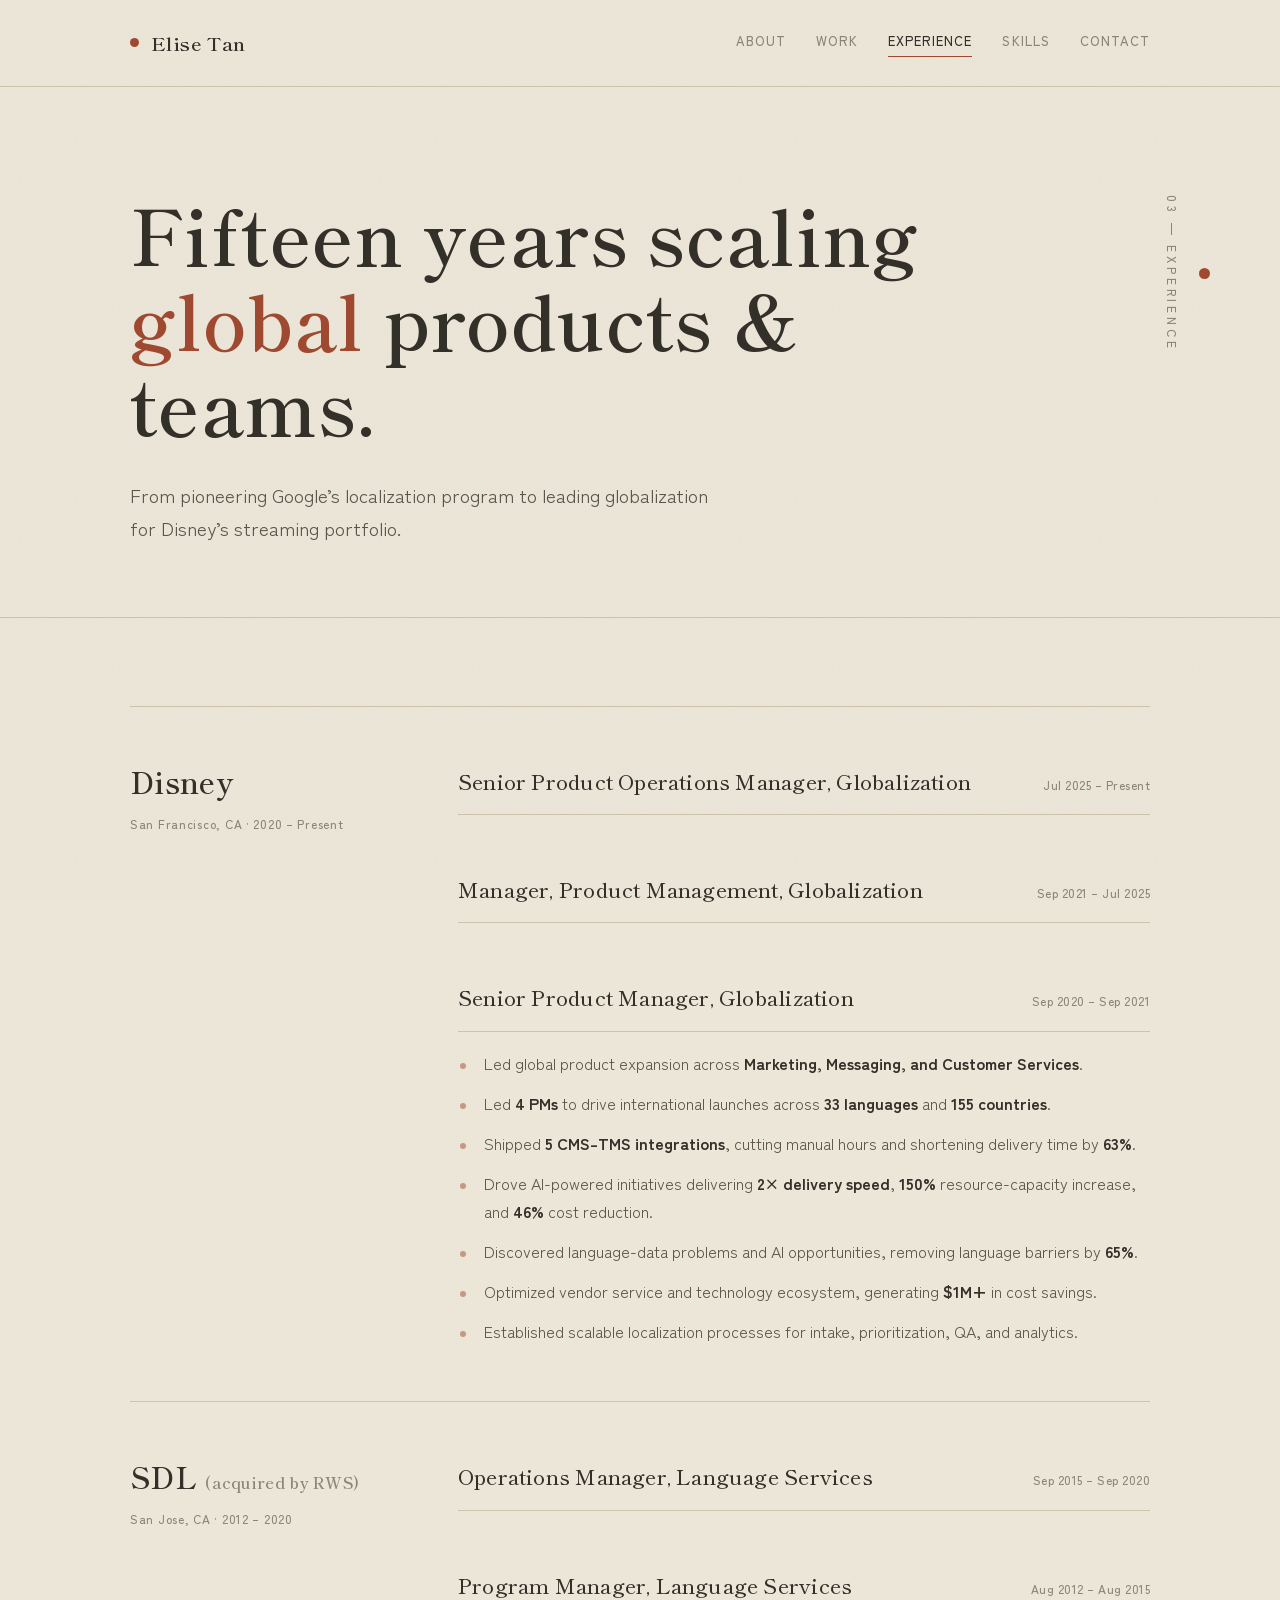
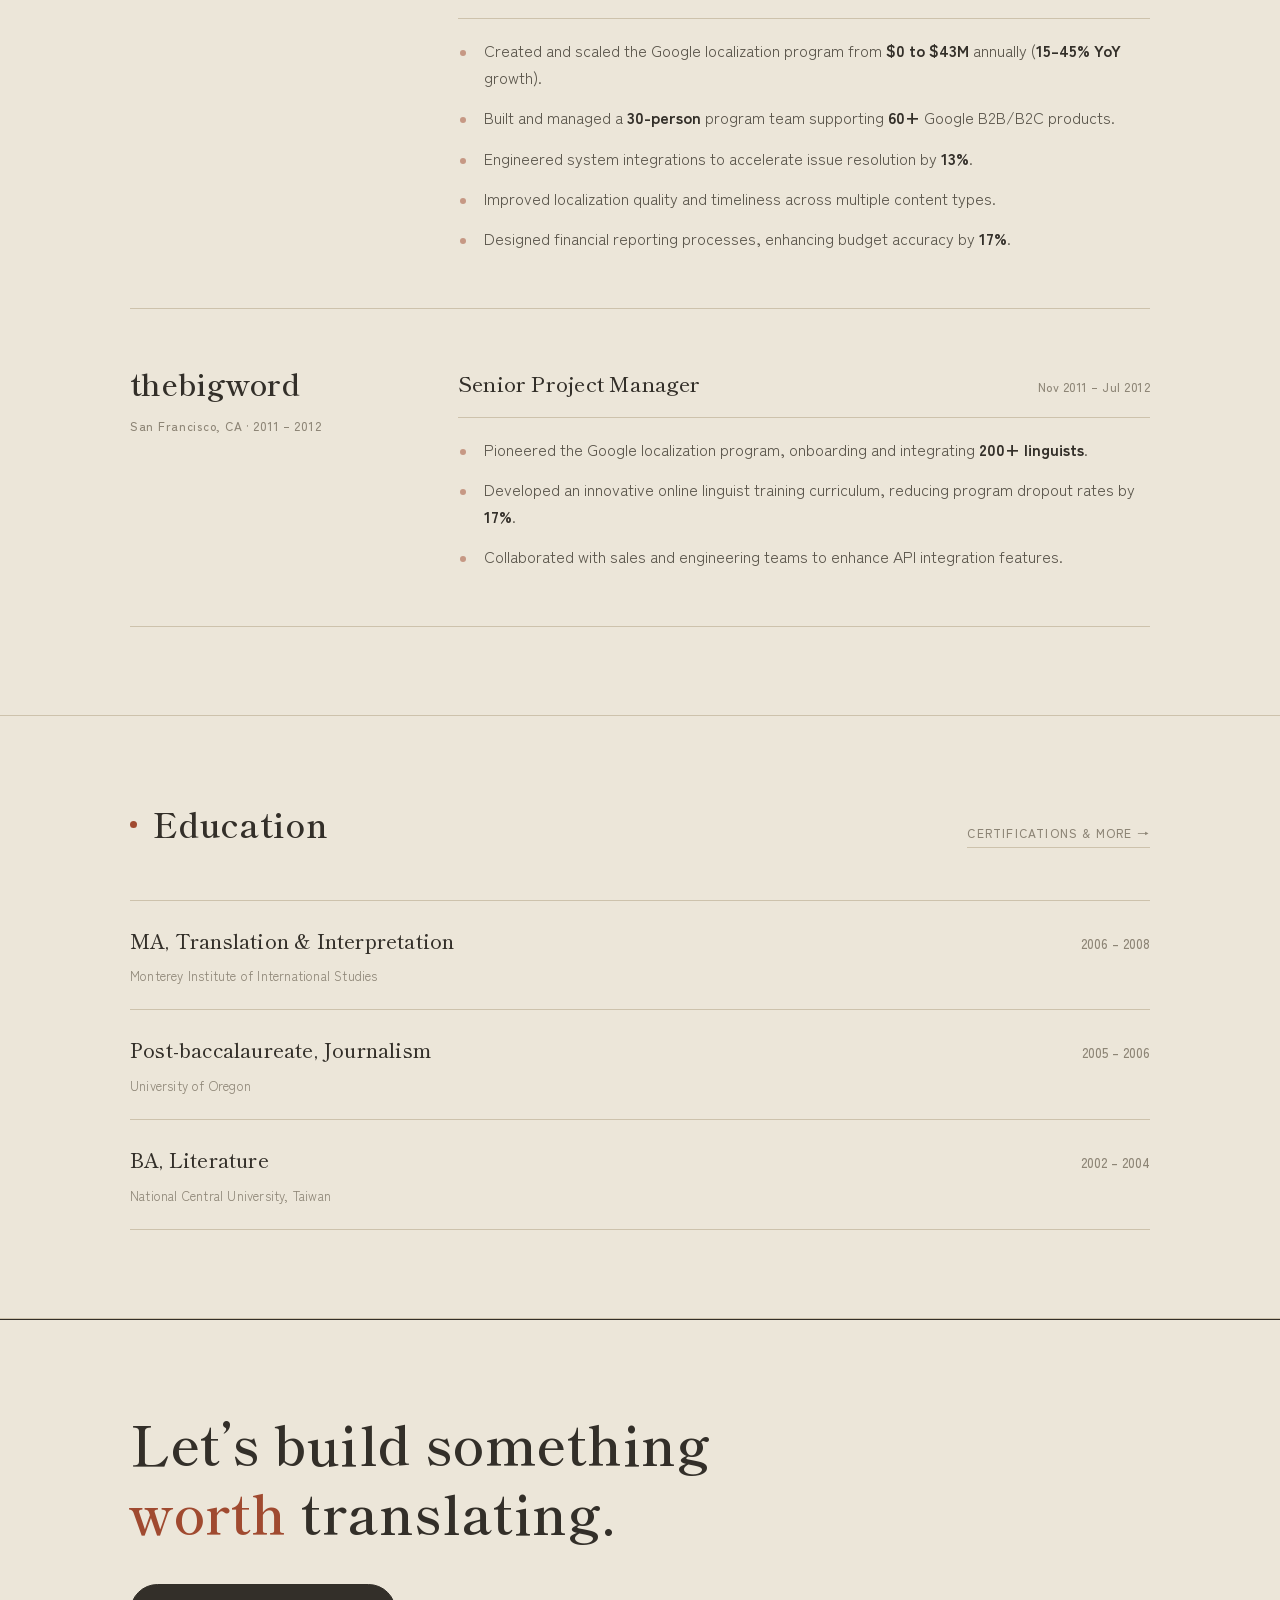
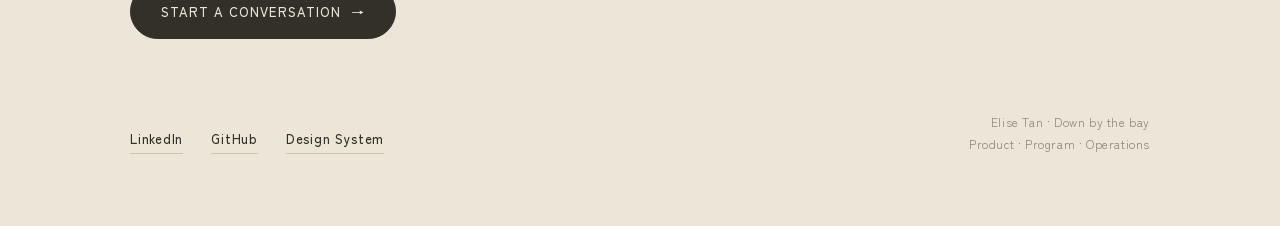
<file: experience.html>
<!DOCTYPE html>
<html lang="en">
<head>
<meta charset="UTF-8">
<meta name="viewport" content="width=device-width, initial-scale=1.0">
<title>Experience — Elise Tan</title>
<meta name="description" content="Experience timeline — Disney, SDL/RWS, thebigword. Product, program & operations leadership in globalization.">
<link rel="preconnect" href="https://fonts.googleapis.com">
<link rel="preconnect" href="https://fonts.gstatic.com" crossorigin>
<link href="https://fonts.googleapis.com/css2?family=Shippori+Mincho:wght@400;500;600;700;800&family=Zen+Kaku+Gothic+New:wght@400;500;700&display=swap" rel="stylesheet">
<link rel="stylesheet" href="assets/site.css">
</head>
<body data-screen-label="Experience">
  <header class="nav">
    <div class="nav-inner">
      <a class="mark" href="index.html"><span class="dot"></span>Elise Tan</a>
      <button class="nav-toggle" aria-expanded="false">Menu</button>
      <nav class="links">
        <a href="about.html">About</a>
        <a href="work.html">Work</a>
        <a href="experience.html" class="active">Experience</a>
        <a href="skills.html">Skills</a>
        <a href="contact.html">Contact</a>
      </nav>
    </div>
  </header>

  <main>
    <section class="page-head">
      <div class="wrap">
        <div class="kicker reveal"><span class="dot"></span><span class="label">03 — Experience</span></div>
        <h1 class="reveal" data-delay="60">Fifteen years scaling <em>global</em> products &amp; teams.</h1>
        <p class="lede reveal" data-delay="120">From pioneering Google’s localization program to leading globalization for Disney’s streaming portfolio.</p>
      </div>
    </section>

    <section class="block">
      <div class="wrap">
        <!-- DISNEY -->
        <div class="org reveal">
          <div class="org-head">
            <div class="co">Disney</div>
            <div class="loc">San Francisco, CA · 2020 – Present</div>
          </div>
          <div class="roles">
            <div class="role">
              <div class="role-top"><span class="rt">Senior Product Operations Manager, Globalization</span><span class="rd">Jul 2025 – Present</span></div>
            </div>
            <div class="role">
              <div class="role-top"><span class="rt">Manager, Product Management, Globalization</span><span class="rd">Sep 2021 – Jul 2025</span></div>
            </div>
            <div class="role">
              <div class="role-top"><span class="rt">Senior Product Manager, Globalization</span><span class="rd">Sep 2020 – Sep 2021</span></div>
              <ul>
                <li>Led global product expansion across <b>Marketing, Messaging, and Customer Services</b>.</li>
                <li>Led <b>4 PMs</b> to drive international launches across <b>33 languages</b> and <b>155 countries</b>.</li>
                <li>Shipped <b>5 CMS–TMS integrations</b>, cutting manual hours and shortening delivery time by <b>63%</b>.</li>
                <li>Drove AI-powered initiatives delivering <b>2× delivery speed</b>, <b>150%</b> resource-capacity increase, and <b>46%</b> cost reduction.</li>
                <li>Discovered language-data problems and AI opportunities, removing language barriers by <b>65%</b>.</li>
                <li>Optimized vendor service and technology ecosystem, generating <b>$1M+</b> in cost savings.</li>
                <li>Established scalable localization processes for intake, prioritization, QA, and analytics.</li>
              </ul>
            </div>
          </div>
        </div>

        <!-- SDL -->
        <div class="org reveal">
          <div class="org-head">
            <div class="co">SDL <span style="font-size:16px;color:var(--muted);">(acquired by RWS)</span></div>
            <div class="loc">San Jose, CA · 2012 – 2020</div>
          </div>
          <div class="roles">
            <div class="role">
              <div class="role-top"><span class="rt">Operations Manager, Language Services</span><span class="rd">Sep 2015 – Sep 2020</span></div>
            </div>
            <div class="role">
              <div class="role-top"><span class="rt">Program Manager, Language Services</span><span class="rd">Aug 2012 – Aug 2015</span></div>
              <ul>
                <li>Created and scaled the Google localization program from <b>$0 to $43M</b> annually (<b>15–45% YoY</b> growth).</li>
                <li>Built and managed a <b>30-person</b> program team supporting <b>60+</b> Google B2B/B2C products.</li>
                <li>Engineered system integrations to accelerate issue resolution by <b>13%</b>.</li>
                <li>Improved localization quality and timeliness across multiple content types.</li>
                <li>Designed financial reporting processes, enhancing budget accuracy by <b>17%</b>.</li>
              </ul>
            </div>
          </div>
        </div>

        <!-- THEBIGWORD -->
        <div class="org reveal">
          <div class="org-head">
            <div class="co">thebigword</div>
            <div class="loc">San Francisco, CA · 2011 – 2012</div>
          </div>
          <div class="roles">
            <div class="role">
              <div class="role-top"><span class="rt">Senior Project Manager</span><span class="rd">Nov 2011 – Jul 2012</span></div>
              <ul>
                <li>Pioneered the Google localization program, onboarding and integrating <b>200+ linguists</b>.</li>
                <li>Developed an innovative online linguist training curriculum, reducing program dropout rates by <b>17%</b>.</li>
                <li>Collaborated with sales and engineering teams to enhance API integration features.</li>
              </ul>
            </div>
          </div>
        </div>
      </div>
    </section>

    <!-- EDUCATION QUICK -->
    <section class="block">
      <div class="wrap">
        <div class="sec-head reveal"><h2>Education</h2><a class="link no-print" href="about.html">Certifications &amp; more →</a></div>
        <ul class="list-rows reveal">
          <li><span class="d">MA, Translation &amp; Interpretation<span class="sub">Monterey Institute of International Studies</span></span><span class="yr">2006 – 2008</span></li>
          <li><span class="d">Post-baccalaureate, Journalism<span class="sub">University of Oregon</span></span><span class="yr">2005 – 2006</span></li>
          <li><span class="d">BA, Literature<span class="sub">National Central University, Taiwan</span></span><span class="yr">2002 – 2004</span></li>
        </ul>
      </div>
    </section>
  </main>

  <footer class="site-footer">
    <div class="wrap">
      <div class="cta reveal">
        <h2>Let’s build something<br><em>worth</em> translating.</h2>
        <a class="btn solid" href="contact.html">Start a conversation <span class="arr">→</span></a>
      </div>
      <div class="ft-bottom">
        <div class="ft-links">
          <a href="https://www.linkedin.com/in/elisetan" target="_blank" rel="noopener">LinkedIn</a>
          <a href="https://github.com/etantechpm" target="_blank" rel="noopener">GitHub</a>
          <a href="design-system.html">Design System</a>
        </div>
        <div class="colophon">Elise Tan · Down by the bay<br>Product · Program · Operations</div>
      </div>
    </div>
  </footer>

  <script src="assets/site.js"></script>
</body>
</html>
</file>
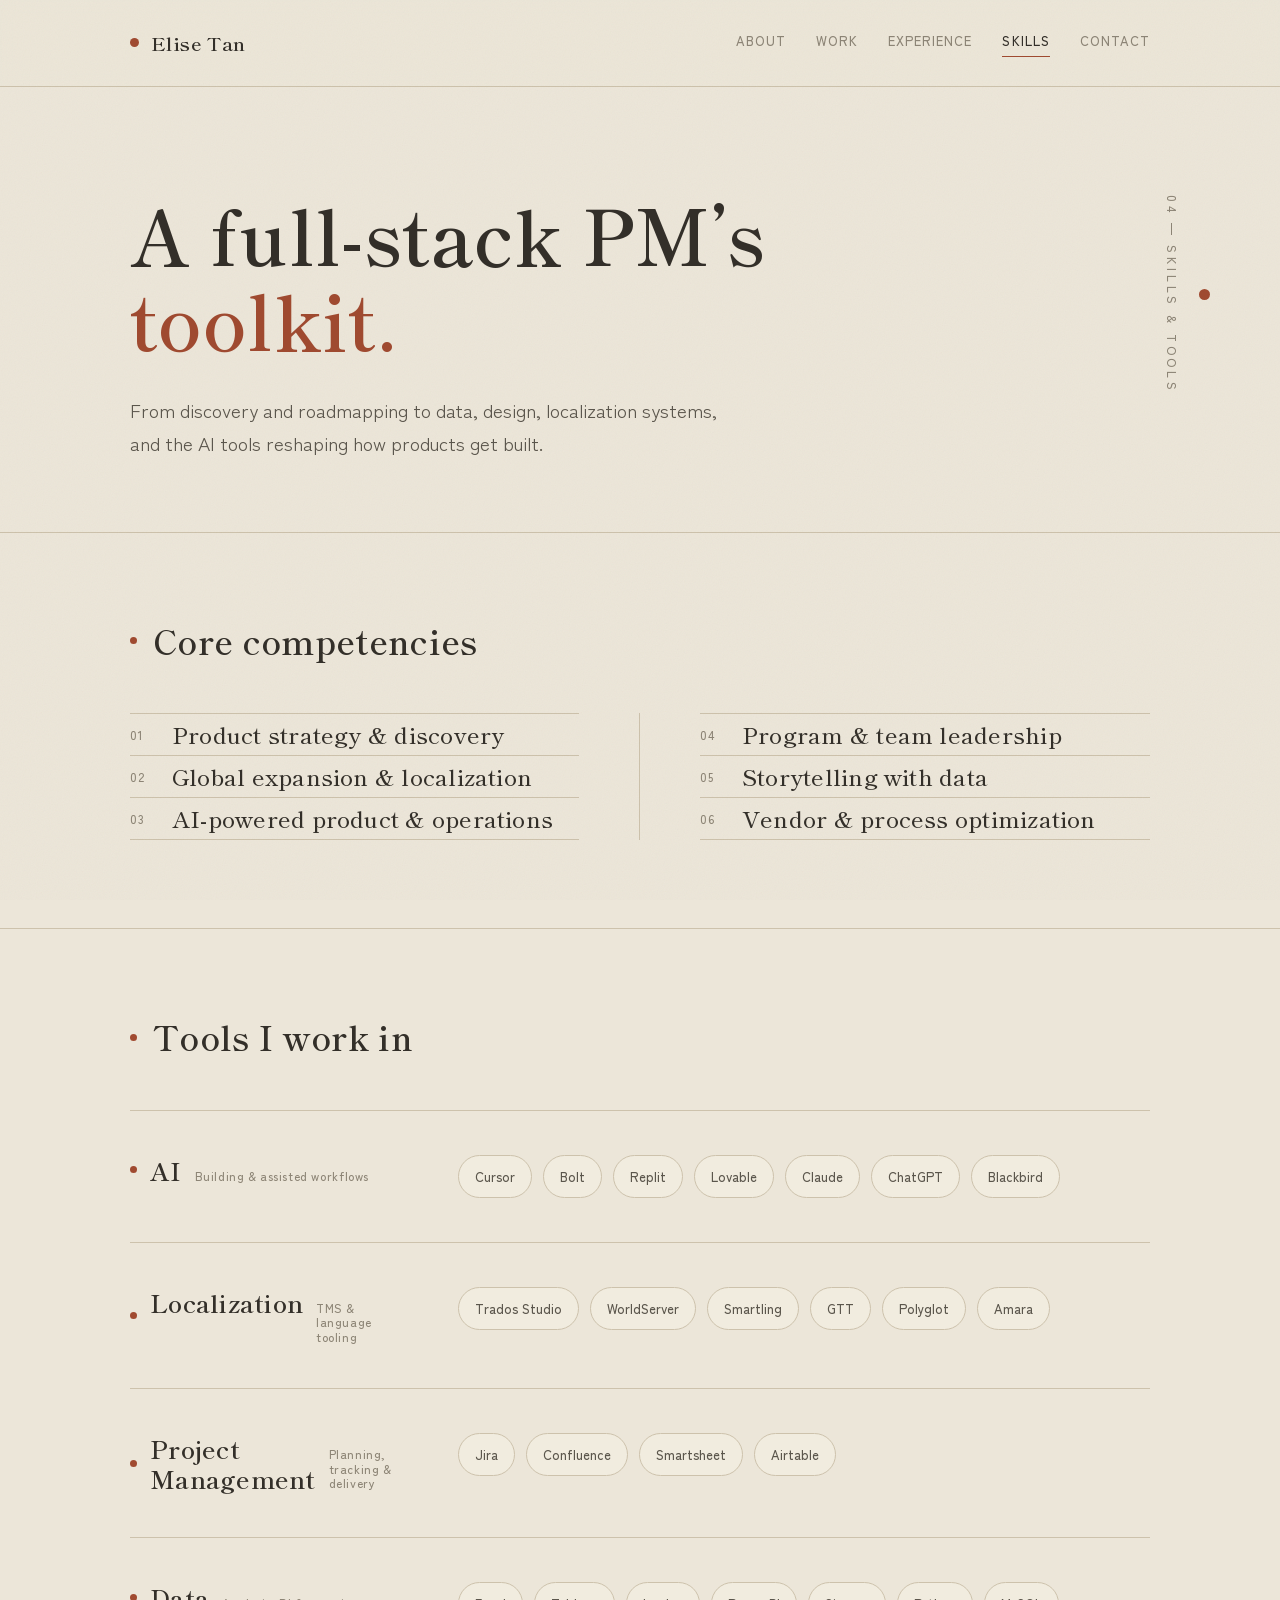
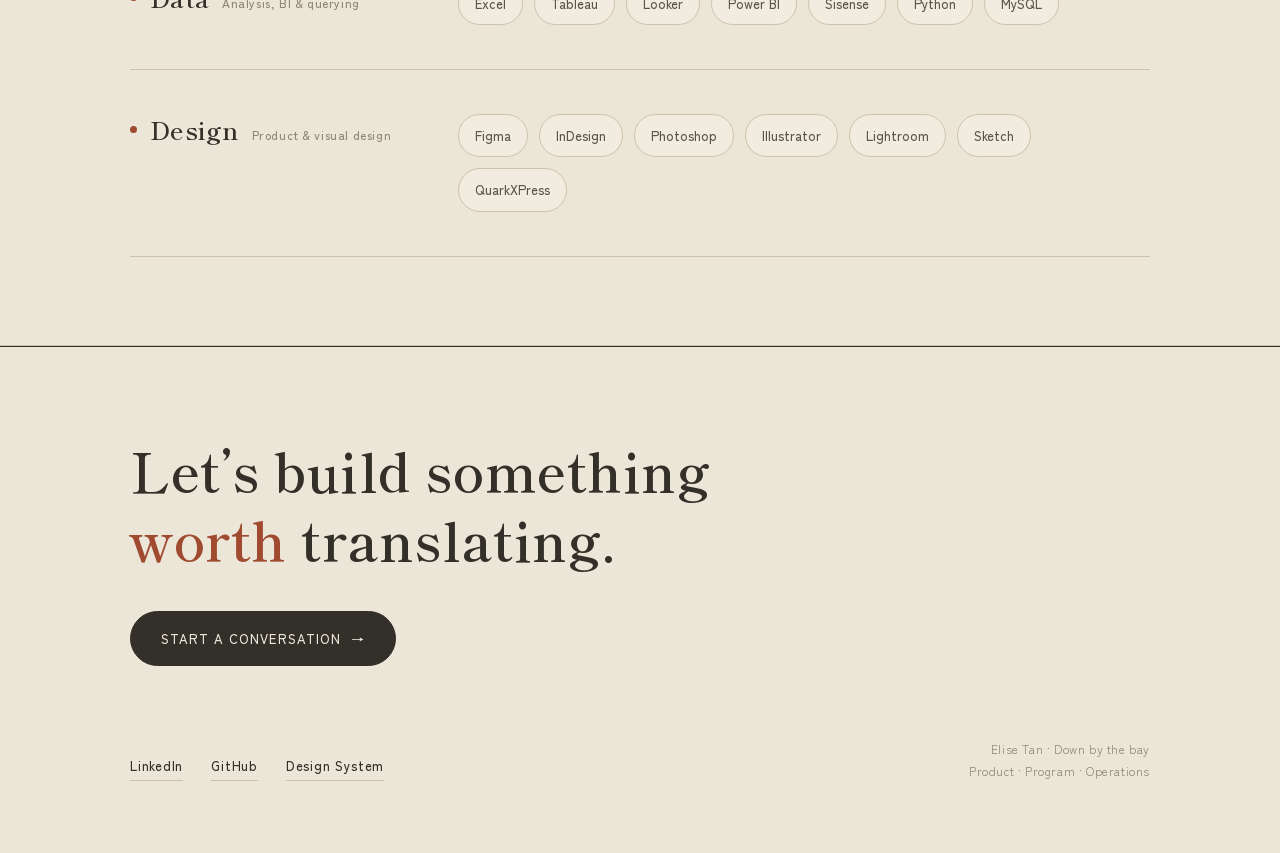
<file: skills.html>
<!DOCTYPE html>
<html lang="en">
<head>
<meta charset="UTF-8">
<meta name="viewport" content="width=device-width, initial-scale=1.0">
<title>Skills — Elise Tan</title>
<meta name="description" content="Core competencies and tools — product & program management, data, design, localization, and AI.">
<link rel="preconnect" href="https://fonts.googleapis.com">
<link rel="preconnect" href="https://fonts.gstatic.com" crossorigin>
<link href="https://fonts.googleapis.com/css2?family=Shippori+Mincho:wght@400;500;600;700;800&family=Zen+Kaku+Gothic+New:wght@400;500;700&display=swap" rel="stylesheet">
<link rel="stylesheet" href="assets/site.css">
</head>
<body data-screen-label="Skills">
  <header class="nav">
    <div class="nav-inner">
      <a class="mark" href="index.html"><span class="dot"></span>Elise Tan</a>
      <button class="nav-toggle" aria-expanded="false">Menu</button>
      <nav class="links">
        <a href="about.html">About</a>
        <a href="work.html">Work</a>
        <a href="experience.html">Experience</a>
        <a href="skills.html" class="active">Skills</a>
        <a href="contact.html">Contact</a>
      </nav>
    </div>
  </header>

  <main>
    <section class="page-head">
      <div class="wrap">
        <div class="kicker reveal"><span class="dot"></span><span class="label">04 — Skills &amp; Tools</span></div>
        <h1 class="reveal" data-delay="60">A full-stack PM’s <em>toolkit.</em></h1>
        <p class="lede reveal" data-delay="120">From discovery and roadmapping to data, design, localization systems, and the AI tools reshaping how products get built.</p>
      </div>
    </section>

    <!-- DISCIPLINES -->
    <section class="block">
      <div class="wrap">
        <div class="sec-head reveal"><h2>Core competencies</h2></div>
        <div class="two-col reveal">
          <div class="col divide">
            <ul class="toc">
              <li><span class="num">01</span><span class="nm">Product strategy &amp; discovery</span></li>
              <li><span class="num">02</span><span class="nm">Global expansion &amp; localization</span></li>
              <li><span class="num">03</span><span class="nm">AI-powered product &amp; operations</span></li>
            </ul>
          </div>
          <div class="col divide">
            <ul class="toc">
              <li><span class="num">04</span><span class="nm">Program &amp; team leadership</span></li>
              <li><span class="num">05</span><span class="nm">Storytelling with data</span></li>
              <li><span class="num">06</span><span class="nm">Vendor &amp; process optimization</span></li>
            </ul>
          </div>
        </div>
      </div>
    </section>

    <!-- TOOLS BY GROUP -->
    <section class="block">
      <div class="wrap">
        <div class="sec-head reveal"><h2>Tools I work in</h2></div>

        <div class="skill-group reveal">
          <h3>AI<span class="meta">Building &amp; assisted workflows</span></h3>
          <div class="skill-chips">
            <span>Cursor</span><span>Bolt</span><span>Replit</span><span>Lovable</span><span>Claude</span><span>ChatGPT</span><span>Blackbird</span>
          </div>
        </div>

        <div class="skill-group reveal">
          <h3>Localization<span class="meta">TMS &amp; language tooling</span></h3>
          <div class="skill-chips">
            <span>Trados Studio</span><span>WorldServer</span><span>Smartling</span><span>GTT</span><span>Polyglot</span><span>Amara</span>
          </div>
        </div>

        <div class="skill-group reveal">
          <h3>Project Management<span class="meta">Planning, tracking &amp; delivery</span></h3>
          <div class="skill-chips">
            <span>Jira</span><span>Confluence</span><span>Smartsheet</span><span>Airtable</span>
          </div>
        </div>

        <div class="skill-group reveal">
          <h3>Data<span class="meta">Analysis, BI &amp; querying</span></h3>
          <div class="skill-chips">
            <span>Excel</span><span>Tableau</span><span>Looker</span><span>Power BI</span><span>Sisense</span><span>Python</span><span>MySQL</span>
          </div>
        </div>

        <div class="skill-group reveal">
          <h3>Design<span class="meta">Product &amp; visual design</span></h3>
          <div class="skill-chips">
            <span>Figma</span><span>InDesign</span><span>Photoshop</span><span>Illustrator</span><span>Lightroom</span><span>Sketch</span><span>QuarkXPress</span>
          </div>
        </div>
      </div>
    </section>
  </main>

  <footer class="site-footer">
    <div class="wrap">
      <div class="cta reveal">
        <h2>Let’s build something<br><em>worth</em> translating.</h2>
        <a class="btn solid" href="contact.html">Start a conversation <span class="arr">→</span></a>
      </div>
      <div class="ft-bottom">
        <div class="ft-links">
          <a href="https://www.linkedin.com/in/elisetan" target="_blank" rel="noopener">LinkedIn</a>
          <a href="https://github.com/etantechpm" target="_blank" rel="noopener">GitHub</a>
          <a href="design-system.html">Design System</a>
        </div>
        <div class="colophon">Elise Tan · Down by the bay<br>Product · Program · Operations</div>
      </div>
    </div>
  </footer>

  <script src="assets/site.js"></script>
</body>
</html>
</file>
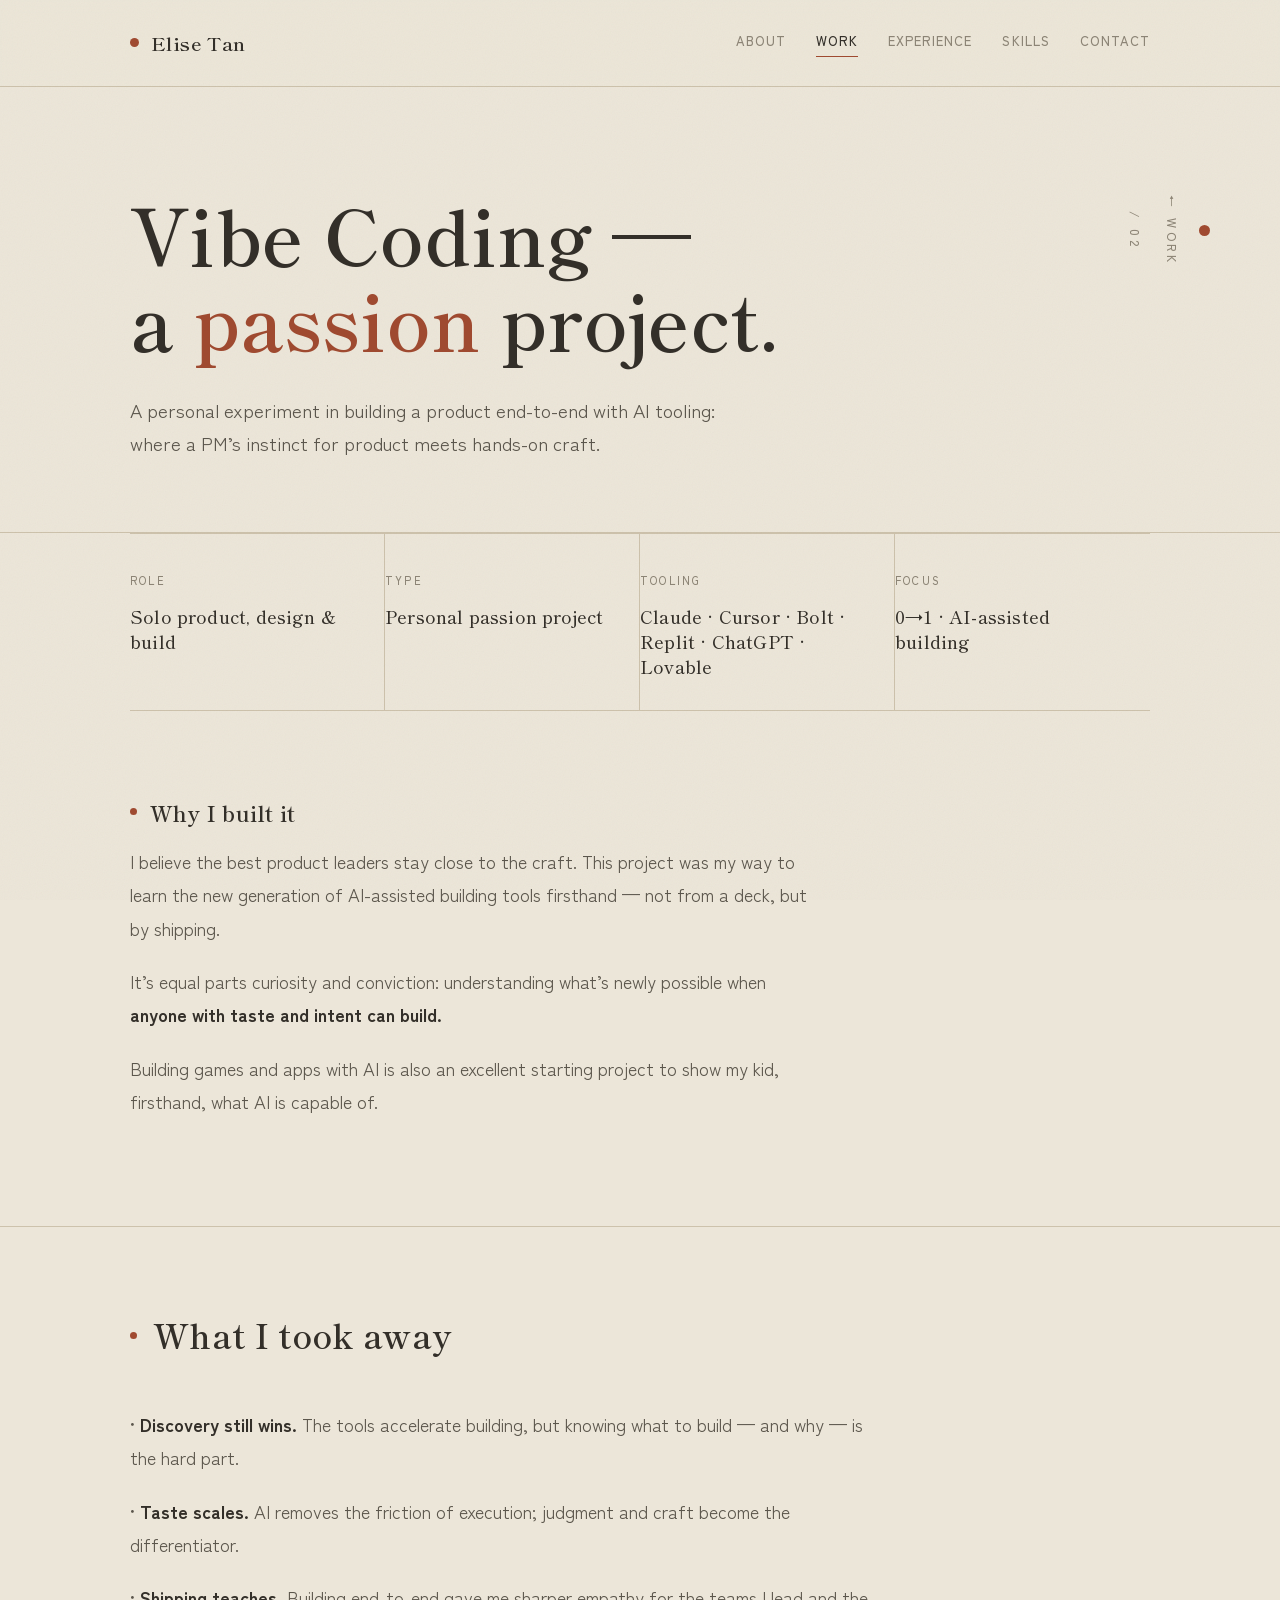
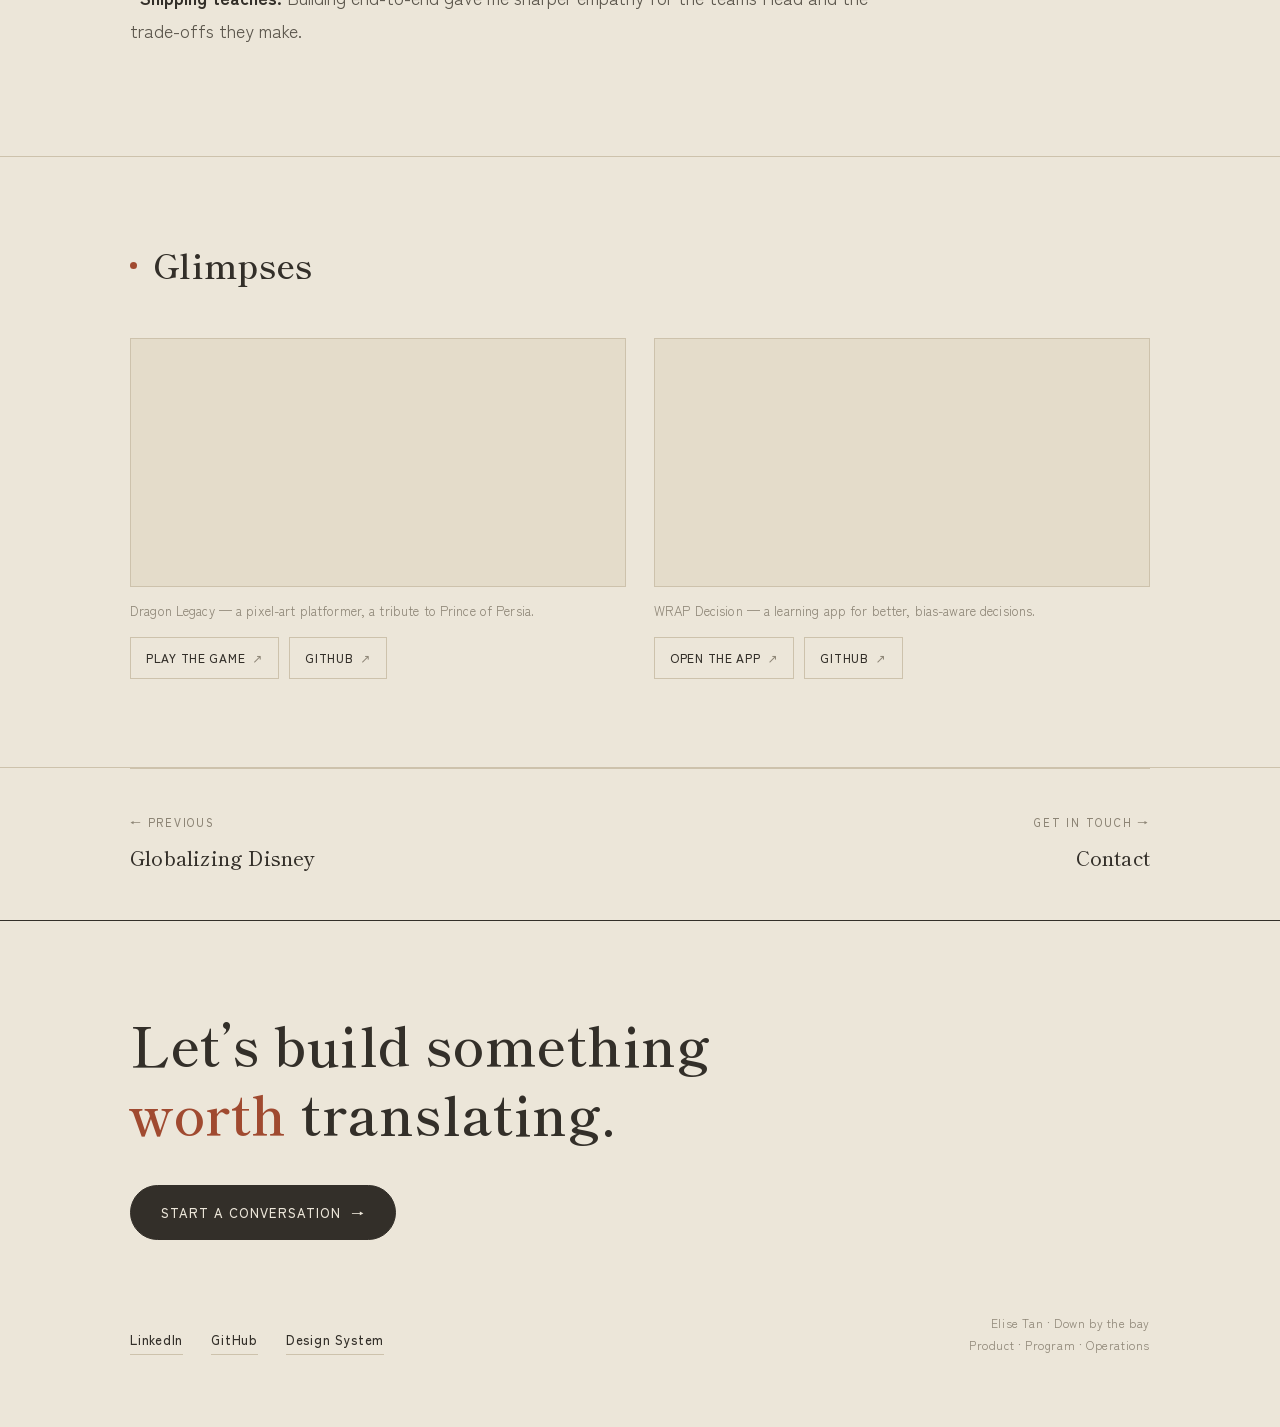
<file: work-vibe.html>
<!DOCTYPE html>
<html lang="en">
<head>
<meta charset="UTF-8">
<meta name="viewport" content="width=device-width, initial-scale=1.0">
<title>Vibe Coding — Elise Tan</title>
<meta name="description" content="Case study: a personal passion project building an end-to-end product with AI tooling.">
<link rel="preconnect" href="https://fonts.googleapis.com">
<link rel="preconnect" href="https://fonts.gstatic.com" crossorigin>
<link href="https://fonts.googleapis.com/css2?family=Shippori+Mincho:wght@400;500;600;700;800&family=Zen+Kaku+Gothic+New:wght@400;500;700&display=swap" rel="stylesheet">
<link rel="stylesheet" href="assets/site.css">
<style>
  .case-meta{display:grid;grid-template-columns:repeat(4,1fr);gap:0;border-top:1px solid var(--line);border-bottom:1px solid var(--line);}
  .case-meta .m{padding:30px 28px 30px 0;border-right:1px solid var(--line);}
  .case-meta .m:last-child{border-right:0;}
  .case-meta .m .k{font-family:var(--gothic);font-size:11px;font-weight:500;letter-spacing:0.2em;text-transform:uppercase;color:var(--muted);display:inline-block;margin-bottom:14px;}
  .case-meta .m .v{font-family:var(--mincho);font-size:18px;font-weight:500;line-height:1.4;letter-spacing:0.01em;}
  .case-prose{max-width:680px;}
  .case-prose h3{font-family:var(--mincho);font-size:22px;font-weight:600;letter-spacing:0.01em;text-transform:none;color:var(--sumi);margin-bottom:20px;display:flex;align-items:baseline;gap:13px;}
  .case-prose h3::before{content:"";align-self:center;width:7px;height:7px;border-radius:50%;background:var(--seal);flex:none;}
  .case-prose p{font-size:18px;line-height:1.85;color:var(--sumi-soft);font-weight:400;margin-bottom:20px;}
  .case-prose p strong{font-weight:700;color:var(--sumi);}
  .stack-chips{display:flex;flex-wrap:wrap;gap:11px;margin-top:6px;}
  .stack-chips span{font-family:var(--gothic);font-size:13px;font-weight:500;color:var(--sumi-soft);border:1px solid var(--line);background:var(--card);padding:9px 16px;border-radius:100px;}
  .note{font-family:var(--gothic);font-size:13px;font-weight:400;color:var(--sumi-soft);border:1px solid var(--line);border-left:3px solid var(--seal);padding:18px 20px;line-height:1.75;background:var(--card);}
  .gallery{display:grid;grid-template-columns:1fr 1fr;gap:28px;align-items:stretch;}
  .shot{margin:0;display:flex;flex-direction:column;height:100%;}
  .shot img,.shot video{width:100%;display:block;border:1px solid var(--line);background:var(--washi-2);}
  .shot figcaption{font-family:var(--gothic);font-size:13px;color:var(--muted);margin-top:14px;line-height:1.6;letter-spacing:0.01em;}
  .shot-links{display:flex;flex-wrap:wrap;gap:10px;margin-top:auto;padding-top:16px;}
  .shot-links a{font-family:var(--gothic);font-size:12px;font-weight:500;letter-spacing:0.06em;text-transform:uppercase;color:var(--sumi);text-decoration:none;border:1px solid var(--line);padding:9px 15px;white-space:nowrap;display:inline-flex;align-items:center;gap:7px;transition:color .3s,border-color .3s;}
  .shot-links a span{color:var(--muted);transition:color .3s,transform .3s;}
  .shot-links a:hover{color:var(--seal);border-color:var(--seal);}
  .shot-links a:hover span{color:var(--seal);transform:translate(2px,-2px);}
  .pager{display:flex;justify-content:space-between;align-items:center;padding:44px 0;border-top:1px solid var(--line);gap:20px;flex-wrap:wrap;}
  .pager a{font-family:var(--gothic);font-size:13px;text-decoration:none;color:var(--sumi);display:flex;flex-direction:column;gap:8px;}
  .pager a .lbl{font-size:11px;font-weight:500;letter-spacing:0.16em;text-transform:uppercase;color:var(--muted);}
  .pager a .t{font-family:var(--mincho);font-size:20px;font-weight:500;letter-spacing:0.01em;transition:color .3s;}
  .pager a:hover .t{color:var(--seal);}
  .pager a.next{text-align:right;align-items:flex-end;}
  @media (max-width:880px){.case-meta{grid-template-columns:1fr 1fr;}.case-meta .m{border-right:0;}.gallery{grid-template-columns:1fr;}}
</style>
</head>
<body data-screen-label="Case: Vibe Coding">
  <header class="nav">
    <div class="nav-inner">
      <a class="mark" href="index.html"><span class="dot"></span>Elise Tan</a>
      <button class="nav-toggle" aria-expanded="false">Menu</button>
      <nav class="links">
        <a href="about.html">About</a>
        <a href="work.html" class="active">Work</a>
        <a href="experience.html">Experience</a>
        <a href="skills.html">Skills</a>
        <a href="contact.html">Contact</a>
      </nav>
    </div>
  </header>

  <main>
    <section class="page-head">
      <div class="wrap">
        <div class="kicker reveal"><span class="dot"></span><a href="work.html" class="label" style="text-decoration:none;">← Work</a><span class="label">/ 02</span></div>
        <h1 class="reveal" data-delay="60">Vibe Coding —<br>a <em>passion</em> project.</h1>
        <p class="lede reveal" data-delay="120">A personal experiment in building a product end-to-end with AI tooling: where a PM’s instinct for product meets hands-on craft.</p>
      </div>
    </section>

    <!-- META -->
    <section style="padding:0;">
      <div class="wrap">
        <div class="case-meta reveal">
          <div class="m"><div class="k">Role</div><div class="v">Solo product, design &amp; build</div></div>
          <div class="m"><div class="k">Type</div><div class="v">Personal passion project</div></div>
          <div class="m"><div class="k">Tooling</div><div class="v">Claude · Cursor · Bolt · Replit · ChatGPT · Lovable</div></div>
          <div class="m"><div class="k">Focus</div><div class="v">0→1 · AI-assisted building</div></div>
        </div>
      </div>
    </section>

    <!-- OVERVIEW -->
    <section class="block">
      <div class="wrap">
        <div class="reveal">
          <div class="case-prose">
            <h3>Why I built it</h3>
            <p>I believe the best product leaders stay close to the craft. This project was my way to learn the new generation of AI-assisted building tools firsthand — not from a deck, but by shipping.</p>
            <p>It’s equal parts curiosity and conviction: understanding what’s newly possible when <strong>anyone with taste and intent can build.</strong></p>
            <p>Building games and apps with AI is also an excellent starting project to show my kid, firsthand, what AI is capable of.</p>
          </div>
        </div>
      </div>
    </section>

    <!-- WHAT I LEARNED -->
    <section class="block">
      <div class="wrap">
        <div class="sec-head reveal"><h2>What I took away</h2></div>
        <div class="case-prose reveal" style="max-width:760px;">
          <p>• <strong>Discovery still wins.</strong> The tools accelerate building, but knowing what to build — and why — is the hard part.</p>
          <p>• <strong>Taste scales.</strong> AI removes the friction of execution; judgment and craft become the differentiator.</p>
          <p>• <strong>Shipping teaches.</strong> Building end-to-end gave me sharper empathy for the teams I lead and the trade-offs they make.</p>
        </div>
      </div>
    </section>

    <!-- GALLERY -->
    <section class="block">
      <div class="wrap">
        <div class="sec-head reveal"><h2>Glimpses</h2></div>
        <div class="gallery reveal">
          <figure class="shot">
            <video src="assets/vibe-dragon-legacy.mp4" autoplay muted loop playsinline preload="metadata" aria-label="Dragon Legacy gameplay — a pixel-art platformer, Level 1: The Cave of Scales"></video>
            <figcaption>Dragon Legacy — a pixel-art platformer, a tribute to Prince of Persia.</figcaption>
            <div class="shot-links">
              <a href="https://dragons-legacy--elisectan.replit.app/" target="_blank" rel="noopener">Play the game <span>↗</span></a>
              <a href="https://github.com/etantechpm/Dragons-Legacy" target="_blank" rel="noopener">GitHub <span>↗</span></a>
            </div>
          </figure>
          <figure class="shot">
            <video src="assets/vibe-wrap-decision.mp4" autoplay muted loop playsinline preload="metadata" aria-label="WRAP Decision — a decision-making learning app built on the WRAP framework"></video>
            <figcaption>WRAP Decision — a learning app for better, bias-aware decisions.</figcaption>
            <div class="shot-links">
              <a href="https://wrap-decision-making-peo1.bolt.host/" target="_blank" rel="noopener">Open the app <span>↗</span></a>
              <a href="https://github.com/etantechpm/wrapmydecision" target="_blank" rel="noopener">GitHub <span>↗</span></a>
            </div>
          </figure>
        </div>
      </div>
    </section>

    <!-- PAGER -->
    <section style="padding:0;">
      <div class="wrap">
        <div class="pager">
          <a class="prev" href="work-disney.html"><span class="lbl">← Previous</span><span class="t">Globalizing Disney</span></a>
          <a class="next" href="contact.html"><span class="lbl">Get in touch →</span><span class="t">Contact</span></a>
        </div>
      </div>
    </section>
  </main>

  <footer class="site-footer">
    <div class="wrap">
      <div class="cta reveal">
        <h2>Let’s build something<br><em>worth</em> translating.</h2>
        <a class="btn solid" href="contact.html">Start a conversation <span class="arr">→</span></a>
      </div>
      <div class="ft-bottom">
        <div class="ft-links">
          <a href="https://www.linkedin.com/in/elisetan" target="_blank" rel="noopener">LinkedIn</a>
          <a href="https://github.com/etantechpm" target="_blank" rel="noopener">GitHub</a>
          <a href="design-system.html">Design System</a>
        </div>
        <div class="colophon">Elise Tan · Down by the bay<br>Product · Program · Operations</div>
      </div>
    </div>
  </footer>

  <script src="assets/site.js"></script>
</body>
</html>
</file>
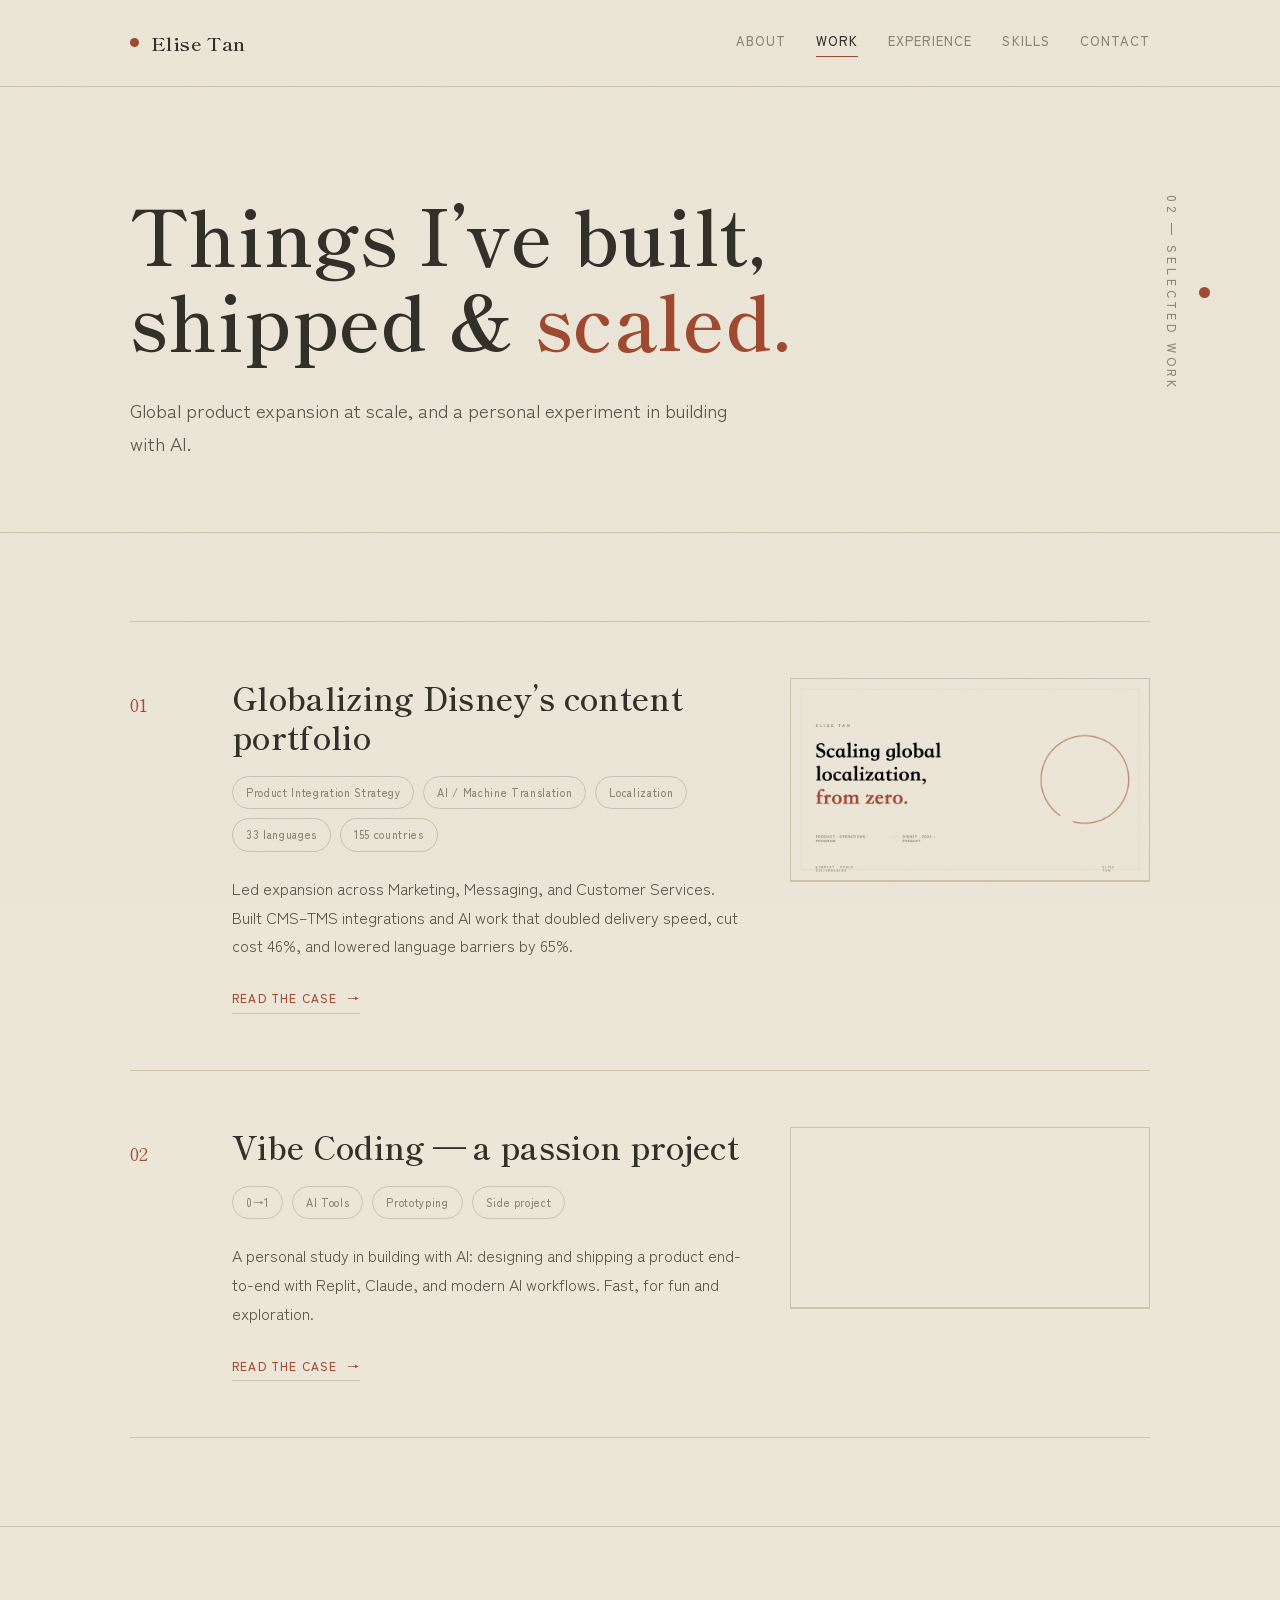
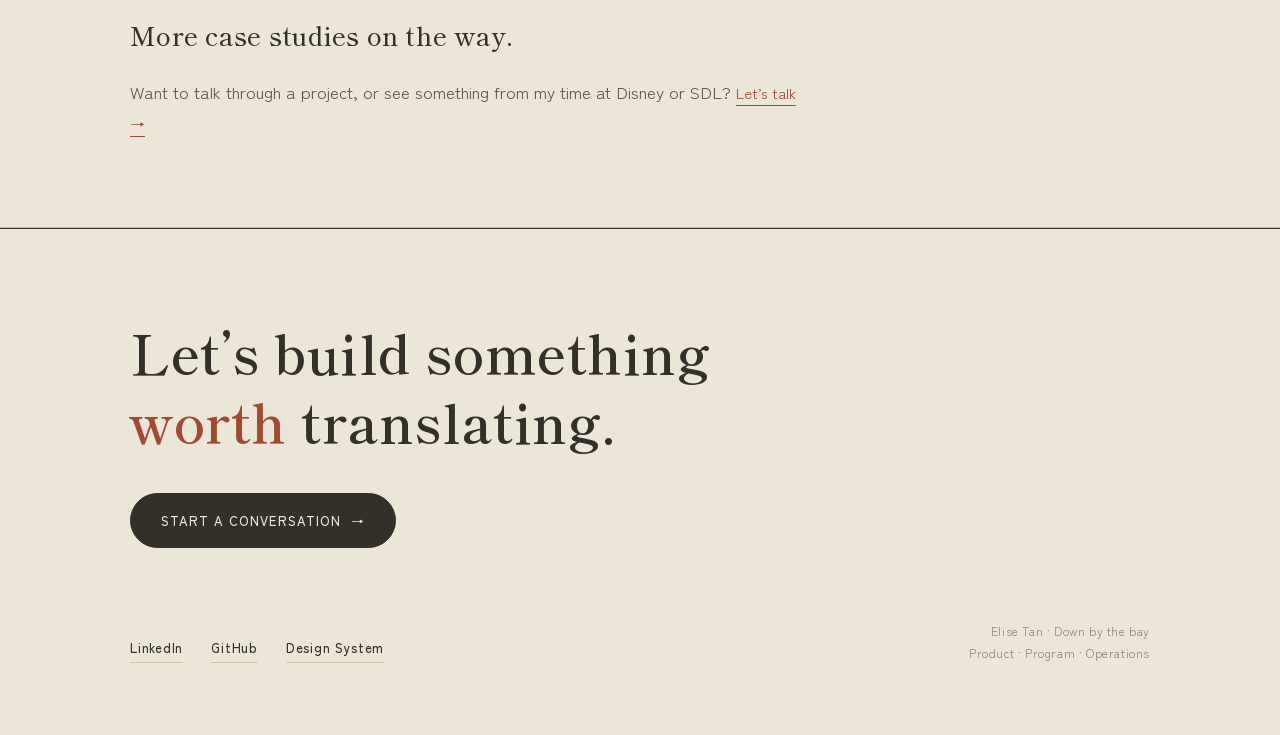
<file: work.html>
<!DOCTYPE html>
<html lang="en">
<head>
<meta charset="UTF-8">
<meta name="viewport" content="width=device-width, initial-scale=1.0">
<title>Work — Elise Tan</title>
<meta name="description" content="Selected work — global content localization, AI-powered localization, and a vibe-coding passion project.">
<link rel="preconnect" href="https://fonts.googleapis.com">
<link rel="preconnect" href="https://fonts.gstatic.com" crossorigin>
<link href="https://fonts.googleapis.com/css2?family=Shippori+Mincho:wght@400;500;600;700;800&family=Zen+Kaku+Gothic+New:wght@400;500;700&display=swap" rel="stylesheet">
<link rel="stylesheet" href="assets/site.css">
<style>
  .work-thumb{display:block;align-self:start;border:1px solid var(--line);box-shadow:0 1px 0 var(--line);overflow:hidden;transition:box-shadow .4s,transform .4s;}
  .work-thumb img,.work-thumb video{width:100%;display:block;}
  .work-thumb video{pointer-events:none;}
  .work-thumb:hover{box-shadow:0 16px 44px -26px rgba(51,47,41,.5);transform:translateY(-3px);}
  @media (max-width:880px){.work-thumb{order:-1;}}
</style>
</head>
<body data-screen-label="Work">
  <header class="nav">
    <div class="nav-inner">
      <a class="mark" href="index.html"><span class="dot"></span>Elise Tan</a>
      <button class="nav-toggle" aria-expanded="false">Menu</button>
      <nav class="links">
        <a href="about.html">About</a>
        <a href="work.html" class="active">Work</a>
        <a href="experience.html">Experience</a>
        <a href="skills.html">Skills</a>
        <a href="contact.html">Contact</a>
      </nav>
    </div>
  </header>

  <main>
    <section class="page-head">
      <div class="wrap">
        <div class="kicker reveal"><span class="dot"></span><span class="label">02 — Selected Work</span></div>
        <h1 class="reveal" data-delay="60">Things I’ve built,<br>shipped &amp; <em>scaled.</em></h1>
        <p class="lede reveal" data-delay="120">Global product expansion at scale, and a personal experiment in building with AI.</p>
      </div>
    </section>

    <section class="block">
      <div class="wrap">
        <article class="piece reveal">
          <div class="pn">01</div>
          <div>
            <h3><a href="work-disney.html">Globalizing Disney’s content portfolio</a></h3>
            <div class="tags"><span class="tag">Product Integration Strategy</span><span class="tag">AI / Machine Translation</span><span class="tag">Localization</span><span class="tag">33 languages</span><span class="tag">155 countries</span></div>
            <p>Led expansion across Marketing, Messaging, and Customer Services. Built CMS–TMS integrations and AI work that doubled delivery speed, cut cost 46%, and lowered language barriers by 65%.</p>
            <a class="more" href="work-disney.html">Read the case <span class="arr">→</span></a>
          </div>
          <a href="work-disney.html" class="work-thumb" aria-label="Globalizing Disney’s content portfolio">
            <img src="assets/work-disney-hero.png" alt="Impact deck cover — Scaling global localization, from zero.">
          </a>
        </article>

        <article class="piece reveal">
          <div class="pn">02</div>
          <div>
            <h3><a href="work-vibe.html">Vibe Coding — a passion project</a></h3>
            <div class="tags"><span class="tag">0→1</span><span class="tag">AI Tools</span><span class="tag">Prototyping</span><span class="tag">Side project</span></div>
            <p>A personal study in building with AI: designing and shipping a product end-to-end with Replit, Claude, and modern AI workflows. Fast, for fun and exploration.</p>
            <a class="more" href="work-vibe.html">Read the case <span class="arr">→</span></a>
          </div>
          <a href="work-vibe.html" class="work-thumb" aria-label="Vibe Coding — a passion project">
            <video src="assets/vibe-dragon-legacy.mp4" autoplay muted loop playsinline preload="metadata" aria-hidden="true"></video>
          </a>
        </article>
      </div>
    </section>

    <section class="block">
      <div class="wrap">
        <div class="prose reveal" style="max-width:680px;">
          <p class="big">More case studies on the way.</p>
          <p>Want to talk through a project, or see something from my time at Disney or SDL? <a href="contact.html" style="font-family:var(--sans);font-size:15px;color:var(--accent);text-decoration:none;border-bottom:1px solid var(--accent);padding-bottom:2px;">Let’s talk →</a></p>
        </div>
      </div>
    </section>
  </main>

  <footer class="site-footer">
    <div class="wrap">
      <div class="cta reveal">
        <h2>Let’s build something<br><em>worth</em> translating.</h2>
        <a class="btn solid" href="contact.html">Start a conversation <span class="arr">→</span></a>
      </div>
      <div class="ft-bottom">
        <div class="ft-links">
          <a href="https://www.linkedin.com/in/elisetan" target="_blank" rel="noopener">LinkedIn</a>
          <a href="https://github.com/etantechpm" target="_blank" rel="noopener">GitHub</a>
          <a href="design-system.html">Design System</a>
        </div>
        <div class="colophon">Elise Tan · Down by the bay<br>Product · Program · Operations</div>
      </div>
    </div>
  </footer>

  <script src="assets/site.js"></script>
</body>
</html>
</file>
<file: assets/site.css>
/* ============================================================
   Elise Tan — Portfolio
   侘寂 WABI-SABI — washi paper, sumi ink, one quiet seal accent
   ============================================================ */
:root{
  /* washi paper & sumi ink — warm, low-contrast, imperfect */
  --washi:#ece6d9;
  --washi-2:#e4dcca;
  --card:#f1ecdf;
  --sumi:#332f29;
  --sumi-soft:#5b564c;
  --muted:#8d8576;
  --line:#cdc2ac;            /* soft warm hairline */
  --seal:#a04a30;            /* muted persimmon — the hanko seal */
  --moss:#6f7256;            /* rare secondary */

  /* legacy hooks so older inline styles resolve quietly */
  --ink:#332f29;
  --ink-soft:#5b564c;
  --paper:#ece6d9;
  --paper-2:#e4dcca;
  --rule:#b6ab93;
  --accent:#a04a30;
  --accent-deep:#874027;
  --accent-tint:rgba(160,74,48,0.12);
  /* neutralise any leftover Memphis references → all become quiet seal/ink */
  --pink:#a04a30; --cyan:#6f7256; --yellow:#b89a5e; --blue:#5b564c;

  --mincho:'Shippori Mincho','Hiragino Mincho ProN',serif;
  --gothic:'Zen Kaku Gothic New','Hiragino Kaku Gothic ProN',system-ui,sans-serif;
  --display:var(--mincho);
  --sans:var(--gothic);
  --serif:var(--mincho);

  --maxw:1140px;
  --pad:60px;
}

*{box-sizing:border-box;margin:0;padding:0;}
html{scroll-behavior:smooth;}
body{
  background:var(--washi);
  color:var(--sumi);
  font-family:var(--gothic);
  -webkit-font-smoothing:antialiased;
  line-height:1.78;
  font-size:16.5px;
  font-weight:400;
}
/* faint paper grain — texture, not imagery */
body::after{
  content:"";position:fixed;inset:0;pointer-events:none;z-index:9990;
  opacity:.05;mix-blend-mode:multiply;
  background-image:url("data:image/svg+xml,%3Csvg xmlns='http://www.w3.org/2000/svg' width='180' height='180'%3E%3Cfilter id='n'%3E%3CfeTurbulence type='fractalNoise' baseFrequency='0.85' numOctaves='2' stitchTiles='stitch'/%3E%3C/filter%3E%3Crect width='100%25' height='100%25' filter='url(%23n)'/%3E%3C/svg%3E");
}
::selection{background:rgba(160,74,48,0.18);color:var(--seal);}
a{color:inherit;}
img{max-width:100%;display:block;}

.wrap{max-width:var(--maxw);margin:0 auto;padding:0 var(--pad);}

.label{font-family:var(--gothic);font-size:11px;letter-spacing:0.28em;text-transform:uppercase;color:var(--muted);font-weight:500;}
.serif-em,em{font-style:normal;color:var(--seal);}

h1,h2,h3,h4{font-family:var(--mincho);font-weight:600;letter-spacing:0.01em;line-height:1.2;}

/* ============================================================
   NAV — quiet hairline
   ============================================================ */
.nav{position:sticky;top:0;z-index:50;background:color-mix(in srgb,var(--washi) 90%,transparent);backdrop-filter:saturate(120%) blur(8px);border-bottom:1px solid var(--line);}
.nav-inner{display:flex;justify-content:space-between;align-items:center;max-width:var(--maxw);margin:0 auto;padding:26px var(--pad);}
.nav .mark{font-family:var(--mincho);font-weight:600;letter-spacing:0.02em;font-size:19px;text-decoration:none;color:var(--sumi);white-space:nowrap;display:flex;align-items:center;gap:12px;}
.nav .mark .dot{width:9px;height:9px;border-radius:50%;background:var(--seal);}
.nav .links{display:flex;gap:30px;align-items:baseline;}
.nav .links a{font-family:var(--gothic);font-size:13px;font-weight:500;letter-spacing:0.08em;text-transform:uppercase;color:var(--muted);text-decoration:none;padding-bottom:4px;border-bottom:1px solid transparent;transition:color .3s,border-color .3s;}
.nav .links a:hover{color:var(--sumi);}
.nav .links a.active{color:var(--sumi);border-color:var(--seal);}
.nav-toggle{display:none;background:none;border:0;cursor:pointer;font-family:var(--gothic);font-size:12px;letter-spacing:0.08em;text-transform:uppercase;color:var(--sumi);}

/* ============================================================
   PAGE HEADER — heading-first, generous ma, vertical label
   ============================================================ */
.page-head{position:relative;padding:104px 0 72px;border-bottom:1px solid var(--line);}
.page-head .wrap{display:flex;flex-direction:column;position:relative;}
.page-head h1{order:1;font-family:var(--mincho);font-size:clamp(42px,6.4vw,76px);line-height:1.12;font-weight:600;letter-spacing:0.005em;margin-bottom:32px;max-width:18ch;}
.page-head .lede{order:2;max-width:600px;font-size:19px;line-height:1.75;color:var(--sumi-soft);font-weight:400;}
.page-head .kicker{order:3;position:absolute;top:4px;right:0;display:flex;flex-direction:column;align-items:center;gap:16px;writing-mode:vertical-rl;text-orientation:mixed;}
.page-head .kicker .dot{width:11px;height:11px;border-radius:50%;background:var(--seal);}
.page-head .kicker .label{font-size:12px;letter-spacing:0.32em;color:var(--muted);}

/* ============================================================
   SECTION SCAFFOLD
   ============================================================ */
section.block{padding:88px 0;border-bottom:1px solid var(--line);}
.sec-head{display:flex;justify-content:space-between;align-items:baseline;margin-bottom:52px;gap:24px;flex-wrap:wrap;}
.sec-head h2{font-family:var(--mincho);font-size:clamp(24px,3.2vw,34px);font-weight:600;letter-spacing:0.01em;display:flex;align-items:baseline;gap:16px;}
.sec-head h2::before{content:"";align-self:center;width:7px;height:7px;border-radius:50%;background:var(--seal);flex:none;}
.sec-head .link{font-family:var(--gothic);font-size:12px;font-weight:500;letter-spacing:0.1em;text-transform:uppercase;color:var(--muted);text-decoration:none;border-bottom:1px solid var(--line);padding-bottom:3px;transition:color .3s,border-color .3s;}
.sec-head .link:hover{color:var(--seal);border-color:var(--seal);}

/* stats */
.stats{display:flex;gap:64px;flex-wrap:wrap;}
.stats .stat .n{font-family:var(--mincho);font-size:clamp(40px,5vw,56px);font-weight:500;letter-spacing:0.01em;line-height:1;}
.stats .stat .n em{color:var(--seal);}
.stats .stat .t{font-family:var(--gothic);font-size:12px;font-weight:500;letter-spacing:0.06em;color:var(--muted);margin-top:18px;max-width:16ch;padding-top:14px;border-top:1px solid var(--line);}

/* two-column */
.two-col{display:grid;grid-template-columns:1fr 1fr;gap:0;}
.two-col .col.divide:first-child{padding-right:var(--pad);border-right:1px solid var(--line);}
.two-col .col.divide:last-child{padding-left:var(--pad);}
.prose p{font-size:17px;line-height:1.85;color:var(--sumi-soft);font-weight:400;margin-bottom:22px;}
.prose p:last-child{margin-bottom:0;}
.prose .big{font-family:var(--mincho);font-size:26px;line-height:1.5;color:var(--sumi);font-weight:500;letter-spacing:0.01em;}

/* table-of-contents list */
.toc{list-style:none;}
.toc li{display:flex;justify-content:space-between;align-items:center;border-bottom:1px solid var(--line);}
.toc li:first-child{border-top:1px solid var(--line);}
.toc a{display:flex;flex:1;justify-content:space-between;align-items:baseline;text-decoration:none;color:var(--sumi);padding:22px 0;transition:padding-left .35s ease,color .3s;}
.toc a:hover{padding-left:16px;color:var(--seal);}
.toc .num{font-family:var(--gothic);font-size:12px;font-weight:500;letter-spacing:0.1em;color:var(--muted);width:42px;flex:none;}
.toc .nm{flex:1;font-family:var(--mincho);font-size:23px;font-weight:500;letter-spacing:0.01em;}
.toc .pg{font-family:var(--gothic);font-size:13px;color:var(--muted);}

/* ============================================================
   WORK / PROJECT PIECES
   ============================================================ */
.piece{display:grid;grid-template-columns:54px 1fr 360px;gap:48px;padding:56px 0;border-top:1px solid var(--line);align-items:start;}
.piece:last-child{border-bottom:1px solid var(--line);}
.piece .pn{font-family:var(--mincho);font-size:18px;color:var(--seal);padding-top:10px;}
.piece h3{font-family:var(--mincho);font-size:32px;font-weight:600;letter-spacing:0.01em;line-height:1.22;margin-bottom:20px;}
.piece h3 a{text-decoration:none;border-bottom:1px solid transparent;transition:border-color .3s,color .3s;padding-bottom:2px;}
.piece h3 a:hover{color:var(--seal);border-color:var(--seal);}
.piece .tags{display:flex;flex-wrap:wrap;gap:9px;margin-bottom:22px;}
.tag{font-family:var(--gothic);font-size:11px;font-weight:500;letter-spacing:0.06em;color:var(--muted);border:1px solid var(--line);border-radius:100px;padding:6px 13px;transition:color .3s,border-color .3s;}
.tag:hover{color:var(--seal);border-color:var(--seal);}
.piece p{font-size:16px;line-height:1.8;color:var(--sumi-soft);font-weight:400;margin-bottom:22px;}
.piece .more{font-family:var(--gothic);font-size:12px;font-weight:500;letter-spacing:0.1em;text-transform:uppercase;color:var(--seal);text-decoration:none;display:inline-flex;align-items:center;gap:9px;border-bottom:1px solid var(--line);padding-bottom:4px;transition:border-color .3s;}
.piece .more:hover{border-color:var(--seal);}
.piece .more .arr{transition:transform .3s;}
.piece .more:hover .arr{transform:translateX(5px);}

/* placeholder — quiet washi panel + faint circle */
.ph{position:relative;border:1px solid var(--line);background:var(--washi-2);display:flex;align-items:flex-end;padding:18px;overflow:hidden;}
.ph::before{content:"";position:absolute;top:50%;left:50%;transform:translate(-50%,-50%);width:42%;aspect-ratio:1;border:1.5px solid var(--line);border-radius:50%;-webkit-mask:conic-gradient(from 35deg,#000 0 305deg,transparent 305deg);mask:conic-gradient(from 35deg,#000 0 305deg,transparent 305deg);opacity:.7;}
.ph .cap{position:relative;z-index:1;font-family:var(--gothic);font-size:11px;font-weight:500;letter-spacing:0.06em;color:var(--muted);}
.ph.tall{height:320px;}
.ph.med{height:220px;}
.ph.wide{aspect-ratio:16/9;}

/* ============================================================
   EXPERIENCE TIMELINE
   ============================================================ */
.org{padding:56px 0;border-top:1px solid var(--line);display:grid;grid-template-columns:280px 1fr;gap:48px;}
.org:last-child{border-bottom:1px solid var(--line);}
.org .org-head .co{font-family:var(--mincho);font-size:30px;font-weight:600;letter-spacing:0.01em;line-height:1.2;}
.org .org-head .loc{font-family:var(--gothic);font-size:12px;font-weight:500;letter-spacing:0.06em;color:var(--muted);margin-top:14px;}
.org .roles{display:flex;flex-direction:column;gap:38px;}
.role .role-top{display:flex;justify-content:space-between;align-items:baseline;gap:20px;border-bottom:1px solid var(--line);padding-bottom:14px;margin-bottom:18px;}
.role .role-top .rt{font-family:var(--mincho);font-size:21px;font-weight:500;letter-spacing:0.01em;}
.role .role-top .rd{font-family:var(--gothic);font-size:12px;font-weight:500;color:var(--muted);white-space:nowrap;letter-spacing:0.04em;}
.role ul{list-style:none;display:flex;flex-direction:column;gap:13px;}
.role ul li{font-size:16px;line-height:1.7;color:var(--sumi-soft);font-weight:400;padding-left:26px;position:relative;}
.role ul li::before{content:"";position:absolute;left:2px;top:13px;width:6px;height:6px;border-radius:50%;background:var(--seal);opacity:.5;}
.role ul li b{font-weight:700;color:var(--sumi);font-variant-numeric:tabular-nums;}

/* ============================================================
   SKILLS
   ============================================================ */
.skill-group{padding:44px 0;border-top:1px solid var(--line);display:grid;grid-template-columns:280px 1fr;gap:48px;align-items:start;}
.skill-group:last-child{border-bottom:1px solid var(--line);}
.skill-group h3{font-family:var(--mincho);font-size:25px;font-weight:600;letter-spacing:0.01em;display:flex;align-items:baseline;gap:13px;}
.skill-group h3::before{content:"";align-self:center;width:7px;height:7px;border-radius:50%;background:var(--seal);flex:none;}
.skill-group h3 .meta{font-family:var(--gothic);font-size:12px;font-weight:500;letter-spacing:0.05em;color:var(--muted);display:block;margin-top:8px;}
.skill-chips{display:flex;flex-wrap:wrap;gap:11px;align-content:start;}
.skill-chips span{font-family:var(--gothic);font-size:13px;font-weight:500;color:var(--sumi-soft);border:1px solid var(--line);background:var(--card);padding:9px 16px;border-radius:100px;transition:color .3s,border-color .3s,background .3s;}
.skill-chips span:hover{color:var(--seal);border-color:var(--seal);background:var(--washi);}

/* education / cert lists */
.list-rows{list-style:none;}
.list-rows li{display:grid;grid-template-columns:1fr auto;gap:24px;padding:22px 0;border-top:1px solid var(--line);align-items:baseline;}
.list-rows li:last-child{border-bottom:1px solid var(--line);}
.list-rows .d{font-family:var(--mincho);font-size:20px;font-weight:500;letter-spacing:0.01em;}
.list-rows .d .sub{font-family:var(--gothic);font-size:13px;font-weight:400;color:var(--muted);display:block;margin-top:6px;}
.list-rows .yr{font-family:var(--gothic);font-size:13px;font-weight:500;color:var(--muted);white-space:nowrap;}

/* fun facts */
.facts{display:flex;flex-wrap:wrap;gap:12px;}
.facts span{font-family:var(--mincho);font-size:18px;font-weight:400;letter-spacing:0.01em;color:var(--sumi);border:1px solid var(--line);border-radius:100px;padding:9px 18px;}

/* ============================================================
   BUTTONS — quiet, generous
   ============================================================ */
.btn{font-family:var(--gothic);font-size:13px;font-weight:500;letter-spacing:0.08em;text-transform:uppercase;text-decoration:none;display:inline-flex;align-items:center;gap:10px;padding:15px 30px;border-radius:100px;border:1px solid var(--sumi);cursor:pointer;transition:background .35s,color .35s,border-color .35s;}
.btn.solid{background:var(--sumi);color:var(--washi);border-color:var(--sumi);}
.btn.solid:hover{background:var(--seal);border-color:var(--seal);}
.btn.ghost{background:transparent;color:var(--sumi);border-color:var(--line);}
.btn.ghost:hover{border-color:var(--sumi);}
.btn .arr{transition:transform .3s;}
.btn:hover .arr{transform:translateX(3px);}

/* ============================================================
   CONTACT
   ============================================================ */
.contact-grid{border-top:1px solid var(--line);}
.contact-row{display:grid;grid-template-columns:130px 1fr auto;gap:28px;align-items:center;padding:30px 0;border-bottom:1px solid var(--line);text-decoration:none;color:var(--sumi);transition:padding-left .35s ease;}
.contact-row:hover{padding-left:16px;}
.contact-row .k{font-family:var(--gothic);font-size:11px;font-weight:500;letter-spacing:0.2em;text-transform:uppercase;color:var(--muted);}
.contact-row .v{font-family:var(--mincho);font-size:26px;font-weight:500;letter-spacing:0.01em;}
.contact-row .arr{font-family:var(--gothic);font-size:18px;color:var(--muted);transition:color .3s,transform .3s;}
.contact-row:hover .arr{color:var(--seal);transform:translate(4px,-4px);}

/* ============================================================
   FOOTER
   ============================================================ */
.site-footer{border-top:1px solid var(--sumi);padding:88px 0 72px;}
.site-footer .cta h2{font-family:var(--mincho);font-size:clamp(34px,5vw,54px);font-weight:600;letter-spacing:0.01em;line-height:1.28;margin-bottom:38px;}
.site-footer .cta h2 em{color:var(--seal);}
.site-footer .ft-bottom{display:flex;justify-content:space-between;align-items:flex-end;margin-top:72px;gap:24px;flex-wrap:wrap;}
.site-footer .ft-links{display:flex;gap:28px;flex-wrap:wrap;}
.site-footer .ft-links a{font-family:var(--gothic);font-size:13px;font-weight:500;letter-spacing:0.06em;color:var(--sumi);text-decoration:none;border-bottom:1px solid var(--line);padding-bottom:3px;transition:border-color .3s;}
.site-footer .ft-links a:hover{border-color:var(--seal);}
.site-footer .colophon{font-family:var(--gothic);font-size:12px;font-weight:400;letter-spacing:0.05em;color:var(--muted);line-height:1.8;text-align:right;}

/* ============================================================
   HOME HERO
   ============================================================ */
.hero-section{position:relative;padding:108px 0 84px;border-bottom:1px solid var(--line);overflow:hidden;}
.hero-section::after{content:"";position:absolute;top:64px;right:-40px;width:300px;height:300px;border:2px solid var(--seal);border-radius:50%;opacity:.28;pointer-events:none;-webkit-mask:conic-gradient(from 30deg,#000 0 300deg,transparent 300deg);mask:conic-gradient(from 30deg,#000 0 300deg,transparent 300deg);}
.hero-section .wrap{position:relative;z-index:1;}
.hero-h1{font-family:var(--mincho);font-size:clamp(46px,7.4vw,92px);line-height:1.1;font-weight:600;letter-spacing:0.005em;margin-bottom:34px;max-width:15ch;}
.hero-lede{max-width:580px;font-size:20px;line-height:1.75;color:var(--sumi-soft);font-weight:400;margin-bottom:34px;}
.hero-tags{display:flex;gap:12px;flex-wrap:wrap;margin-bottom:44px;}
.hero-tags span{font-family:var(--gothic);font-size:12px;font-weight:500;letter-spacing:0.1em;text-transform:uppercase;color:var(--muted);padding:8px 18px;border:1px solid var(--line);border-radius:100px;}
.hero-cta{display:flex;gap:16px;flex-wrap:wrap;margin-bottom:72px;}

/* ============================================================
   SCROLL REVEAL — translate only, opacity always 1
   ============================================================ */
@media (prefers-reduced-motion: no-preference){
  .reveal{transform:translateY(16px);transition:transform .8s cubic-bezier(.2,.7,.2,1);}
  .reveal.in{transform:none;}
}

/* ============================================================
   RESPONSIVE
   ============================================================ */
@media (max-width:980px){
  .page-head .kicker{position:static;writing-mode:horizontal-tb;flex-direction:row;margin-top:36px;}
}
@media (max-width:880px){
  :root{--pad:26px;}
  .nav .links{display:none;}
  .nav-toggle{display:block;}
  .nav.open .links{display:flex;position:absolute;top:100%;left:0;right:0;flex-direction:column;gap:18px;background:var(--washi);border-bottom:1px solid var(--line);padding:26px var(--pad);}
  .two-col{grid-template-columns:1fr;}
  .two-col .col.divide:first-child{border-right:0;padding-right:0;border-bottom:1px solid var(--line);padding-bottom:44px;margin-bottom:44px;}
  .two-col .col.divide:last-child{padding-left:0;}
  .piece{grid-template-columns:1fr;gap:24px;}
  .org,.skill-group{grid-template-columns:1fr;gap:22px;}
  .contact-row{grid-template-columns:100px 1fr auto;}
  .site-footer .ft-bottom{flex-direction:column;align-items:flex-start;}
  .site-footer .colophon{text-align:left;}
}

/* ============================================================
   PRINT
   ============================================================ */
@media print{
  .nav,.site-footer,.no-print{display:none !important;}
  body{background:#fff;}
  body::after{display:none;}
  section.block,.org{page-break-inside:avoid;}
  .reveal{transform:none !important;}
}
</file>
